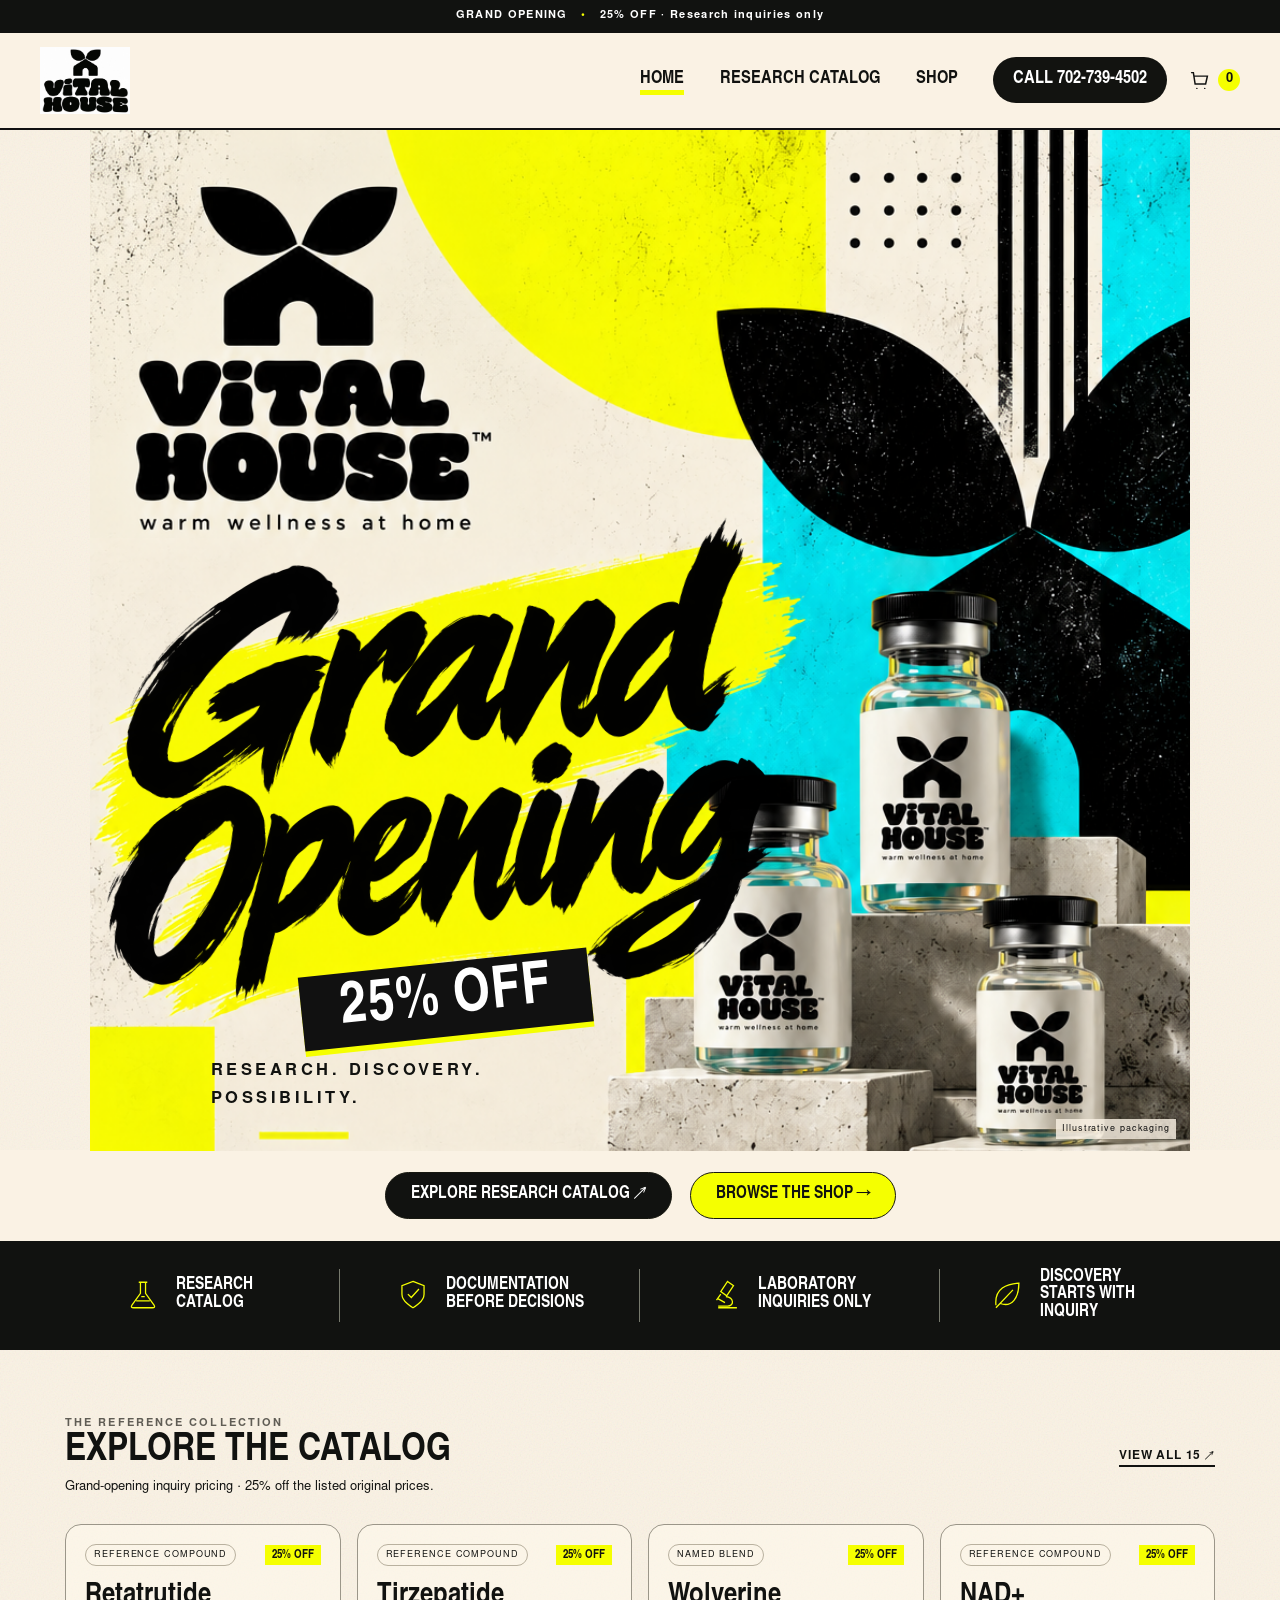
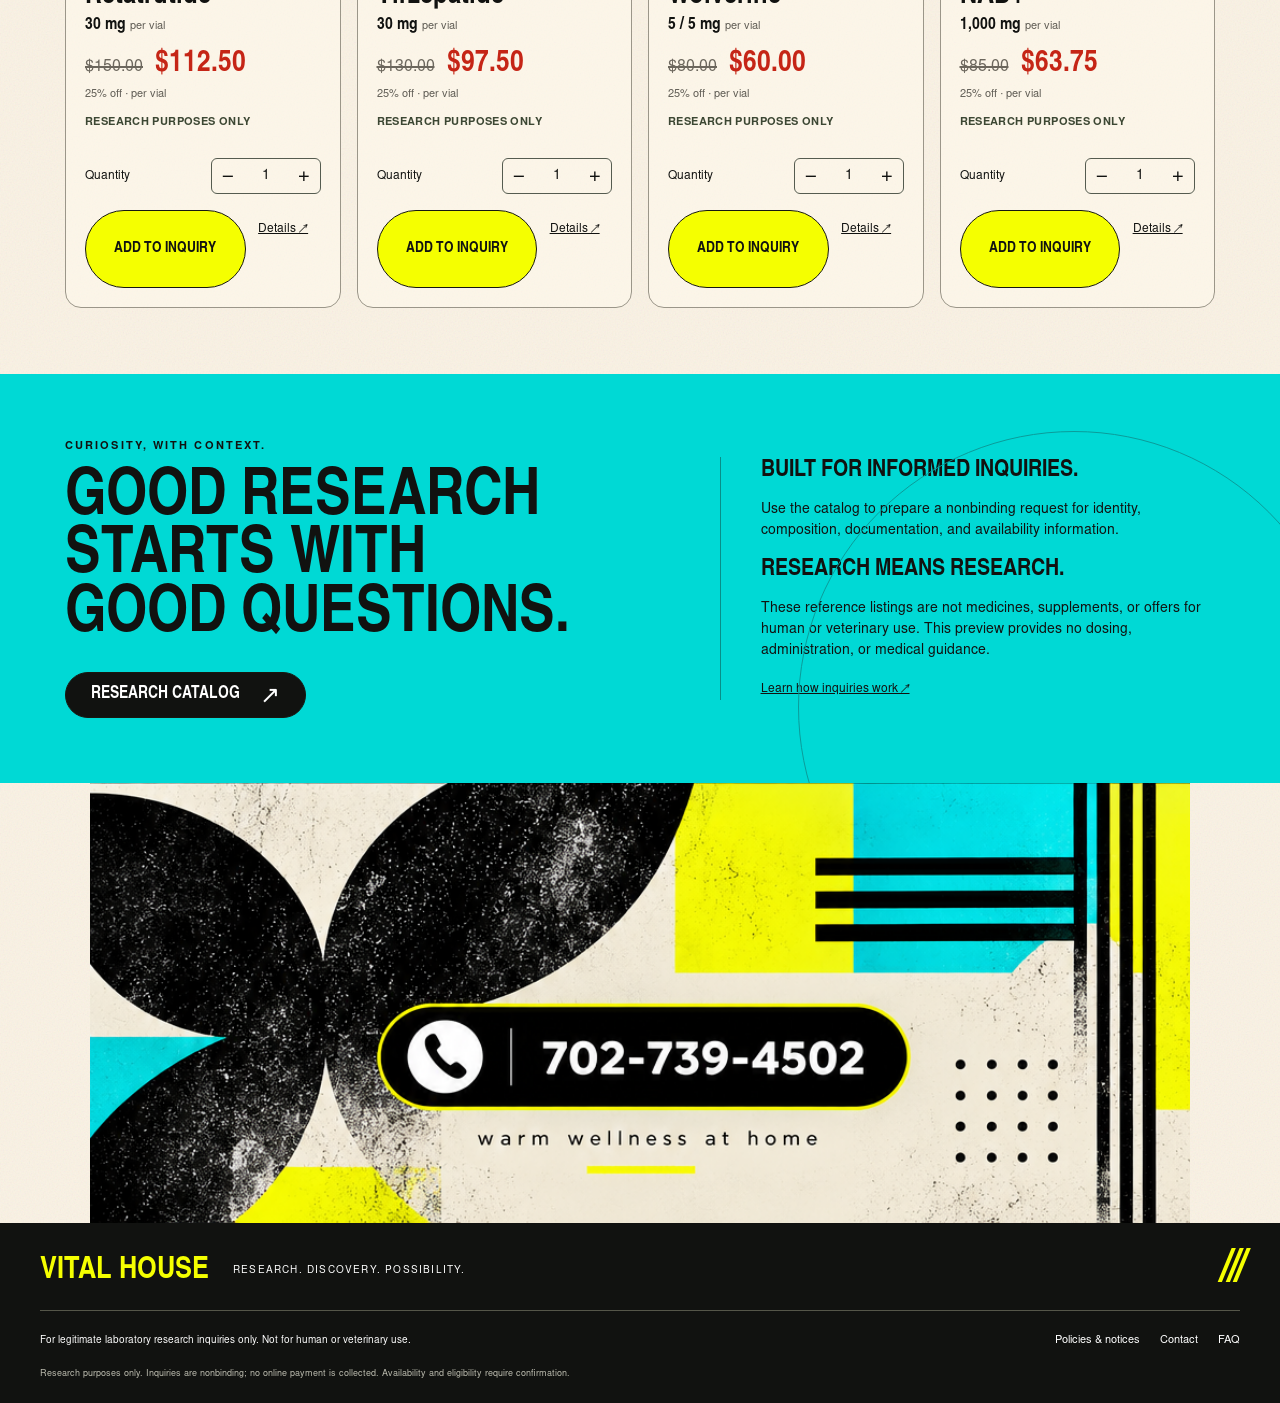
<file: index.html>
<!doctype html>
<html lang="en">
<head>
  <meta charset="utf-8"><meta name="viewport" content="width=device-width, initial-scale=1">
  <meta name="description" content="Vital House research catalog. Explore reference listings and prepare a nonbinding research inquiry. No human or veterinary use.">
  <meta name="theme-color" content="#fcff00"><meta name="robots" content="noindex,nofollow">
  <title>Vital House — Grand Opening</title>
  <link rel="icon" href="vital-house-logo-original.png"><link rel="stylesheet" href="styles.css?v=3">
  <script src="config.js" defer></script><script src="products.js" defer></script><script src="core.js" defer></script><script src="app.js?v=3" defer></script>
</head>
<body>
  <a class="skip" href="#main">Skip to content</a>
  <div class="preview-bar">GRAND OPENING <span>•</span> 25% OFF · Research inquiries only</div>
  <header class="site-header">
    <a class="brand" href="#home" aria-label="Vital House home"><img src="vital-house-logo-original.png" width="1047" height="781" alt="Vital House"></a>
    <nav aria-label="Main navigation"><a href="#home" data-nav="home">Home</a><a href="#catalog" data-nav="catalog">Research catalog</a><a href="#shop" data-nav="shop">Shop</a></nav>
    <div class="header-actions"><a class="contact-link" href="tel:+17027394502">CALL 702-739-4502</a><a class="cart-link" href="#cart" aria-label="View inquiry cart"><svg width="21" height="21" viewBox="0 0 24 24" fill="none" stroke="currentColor" stroke-width="1.7" aria-hidden="true"><path d="M3 3h2l2 13h12l2-9H6M9 21h.01M18 21h.01" stroke-linecap="round"/></svg><span id="cart-count">0</span></a></div>
  </header>
  <main id="main" tabindex="-1"></main>
  <footer class="site-footer"><div class="footer-top"><a href="#home" class="footer-name">VITAL HOUSE</a><span>RESEARCH. DISCOVERY. POSSIBILITY.</span><span class="slashes" aria-hidden="true">///</span></div><div class="footer-bottom"><p>For legitimate laboratory research inquiries only. Not for human or veterinary use.</p><nav aria-label="Footer"><a href="#policies">Policies & notices</a><a href="#contact">Contact</a><a href="#faq">FAQ</a></nav></div><p class="footer-fine">Research purposes only. Inquiries are nonbinding; no online payment is collected. Availability and eligibility require confirmation.</p></footer>
  <dialog id="product-dialog" aria-labelledby="dialog-title"><button class="dialog-close" aria-label="Close product details">×</button><div id="dialog-content"></div></dialog>
  <div id="toast" class="toast" role="status" aria-live="polite"></div>
  <noscript><p class="no-script">Enable JavaScript to browse the catalog and use the inquiry cart. No orders or payments are accepted by this preview.</p></noscript>
</body>
</html>
</file>
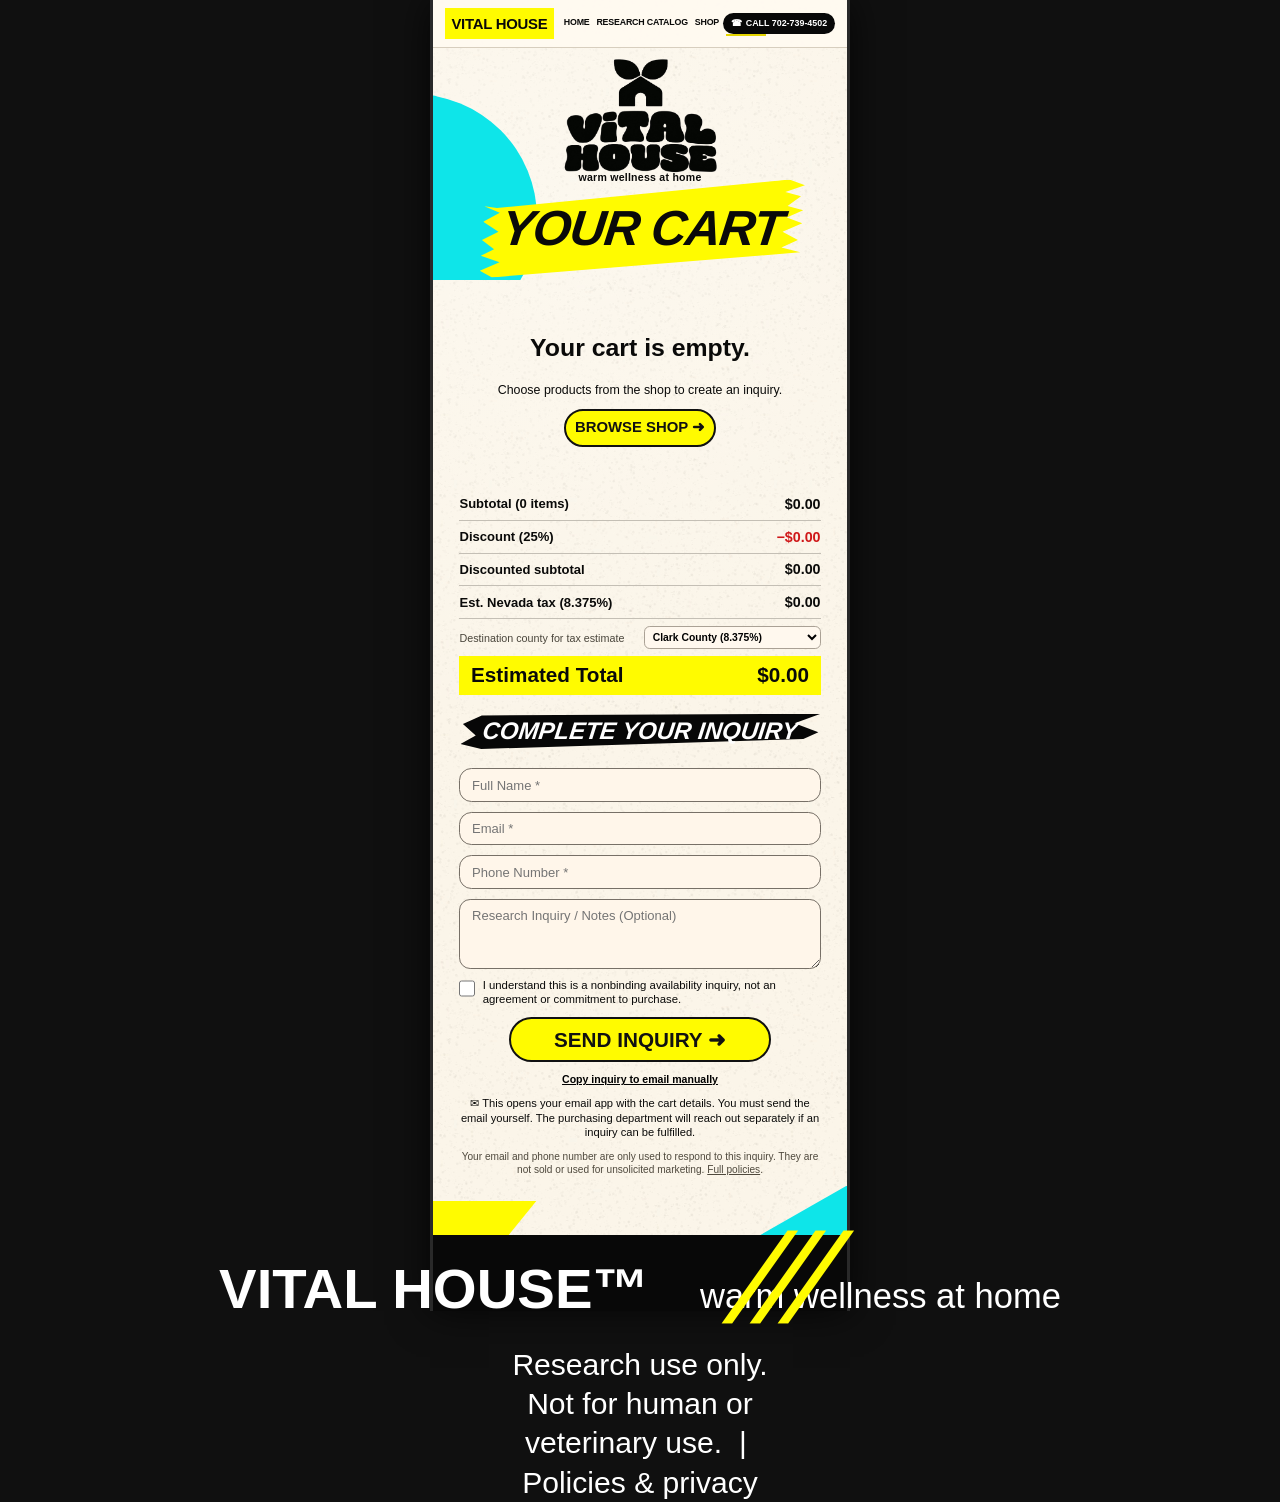
<file: cart.html>
<!doctype html><html lang="en"><head><meta charset="utf-8"><meta name="viewport" content="width=device-width,initial-scale=1"><meta name="theme-color" content="#fff4e2"><meta name="description" content="Vital House: research product catalog, grand-opening offers and nonbinding inquiries."><title>Your Cart | Vital House</title><link rel="icon" href="brand-logo-display.png"><link rel="stylesheet" href="style.css"><script src="site.js" defer></script></head><body><div class="page-wrap"><div class="page-paper"><header class="topbar"><a class="wordmark" href="index.html" aria-label="Vital House home">VITAL HOUSE</a><nav aria-label="Main navigation"><a href="index.html" class="" >HOME</a><a href="catalog.html" class="" >RESEARCH CATALOG</a><a href="shop.html" class="" >SHOP</a><a href="cart.html" class="cart-link selected" title="View inquiry cart">CART <b id="nav-count">0</b></a></nav><a class="phone" href="tel:+17027394502">☎ <span>CALL 702-739-4502</span></a></header><main id="main">
<section class="subpage-hero cart-hero"><div class="cart-aqua"></div><div class="sub-brand"><img class="exact-logo" src="brand-logo-display.png" alt="Vital House original house and sprout logo"><p>warm wellness at home</p></div><h1 class="brush-title cart-title"><span>YOUR CART</span></h1></section>
<section class="cart-content"><div id="cart-items" class="cart-items" aria-live="polite"></div><div id="empty-cart" class="empty-cart" hidden><h2>Your cart is empty.</h2><p>Choose products from the shop to create an inquiry.</p><a class="cta yellow" href="shop.html">BROWSE SHOP ➜</a></div>
<div id="cart-totals" class="cart-totals"><div class="sum-row"><span>Subtotal (<span id="item-count">0</span> items)</span><strong id="subtotal">$0.00</strong></div><div class="sum-row"><span>Discount (25%)</span><strong class="red" id="savings">−$0.00</strong></div><div class="sum-row"><span>Discounted subtotal</span><strong id="discounted">$0.00</strong></div><div class="sum-row tax-row"><label for="tax-county">Est. Nevada tax (<span id="tax-percent">8.375%</span>)</label><strong id="tax">$0.00</strong></div><div class="tax-control"><label for="tax-county">Destination county for tax estimate</label><select id="tax-county" aria-label="Destination county in Nevada"></select></div><div class="total-row"><span>Estimated Total</span><strong id="total">$0.00</strong></div></div>
<form id="inquiry-form" class="inquiry-form"><h2>COMPLETE YOUR INQUIRY</h2><label for="fullName" class="sr-only">Full name</label><input name="fullName" id="fullName" placeholder="Full Name *" autocomplete="name" required maxlength="120"><label for="email" class="sr-only">Email</label><input name="email" id="email" type="email" placeholder="Email *" autocomplete="email" required maxlength="200"><label for="phone" class="sr-only">Phone number</label><input name="phone" id="phone" type="tel" placeholder="Phone Number *" autocomplete="tel" required pattern="[0-9()+.\- ]{7,22}" title="Enter a valid phone number" maxlength="22"><label for="message" class="sr-only">Research inquiry notes</label><textarea id="message" name="message" placeholder="Research Inquiry / Notes (Optional)" maxlength="2500"></textarea><label class="consent"><input type="checkbox" id="acknowledge" required> I understand this is a nonbinding availability inquiry, not an agreement or commitment to purchase.</label><button type="submit" id="send-inquiry" class="cta yellow send-btn">SEND INQUIRY ➜</button><button id="copy-inquiry" class="copy-btn" type="button">Copy inquiry to email manually</button><p class="mail-note">✉ This opens your email app with the cart details. You must send the email yourself. The purchasing department will reach out separately if an inquiry can be fulfilled.</p><p class="privacy-note">Your email and phone number are only used to respond to this inquiry. They are not sold or used for unsolicited marketing. <a href="policies.html">Full policies</a>.</p><p id="email-status" class="email-status" role="status"></p></form>
</section><div class="page-corners"><span></span><span></span></div>
</main></div><footer class="footer"><div class="footer-brand"><strong>VITAL HOUSE™</strong><span>warm wellness at home</span><b class="slashes" aria-hidden="true">╱╱╱</b></div><p>Research use only. Not for human or veterinary use. &nbsp;|&nbsp; <a href="policies.html">Policies &amp; privacy</a></p></footer></div></body></html>
</file>
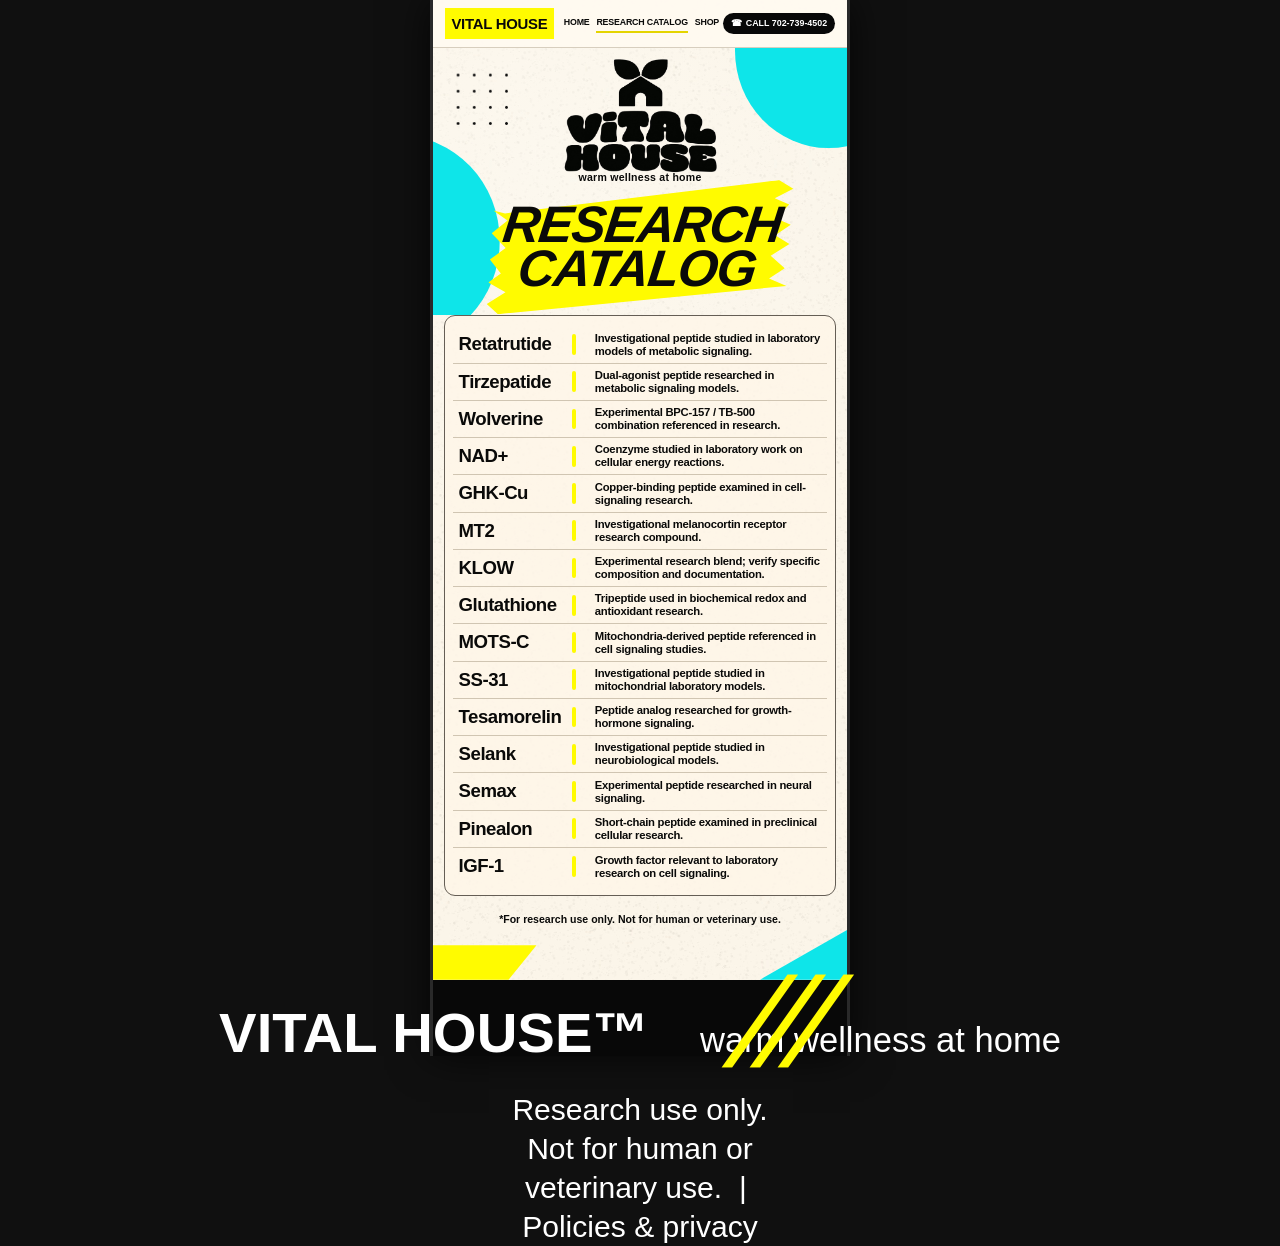
<file: catalog.html>
<!doctype html><html lang="en"><head><meta charset="utf-8"><meta name="viewport" content="width=device-width,initial-scale=1"><meta name="theme-color" content="#fff4e2"><meta name="description" content="Vital House: research product catalog, grand-opening offers and nonbinding inquiries."><title>Research Catalog | Vital House</title><link rel="icon" href="brand-logo-display.png"><link rel="stylesheet" href="style.css"><script src="site.js" defer></script></head><body><div class="page-wrap"><div class="page-paper"><header class="topbar"><a class="wordmark" href="index.html" aria-label="Vital House home">VITAL HOUSE</a><nav aria-label="Main navigation"><a href="index.html" class="" >HOME</a><a href="catalog.html" class="selected" aria-current="page">RESEARCH CATALOG</a><a href="shop.html" class="" >SHOP</a><a href="cart.html" class="cart-link " title="View inquiry cart">CART <b id="nav-count">0</b></a></nav><a class="phone" href="tel:+17027394502">☎ <span>CALL 702-739-4502</span></a></header><main id="main">
<section class="subpage-hero catalog-hero"><div class="dot-pattern"></div><div class="catalog-aqua"></div><div class="sub-brand"><img class="exact-logo" src="brand-logo-display.png" alt="Vital House original house and sprout logo"><p>warm wellness at home</p></div><h1 class="brush-title double"><span>RESEARCH<br>CATALOG</span></h1></section>
<section class="catalog-box"><div id="catalog-list" aria-live="polite"></div></section><p class="catalog-note">*For research use only. Not for human or veterinary use.</p>
<div class="page-corners"><span></span><span></span></div>
</main></div><footer class="footer"><div class="footer-brand"><strong>VITAL HOUSE™</strong><span>warm wellness at home</span><b class="slashes" aria-hidden="true">╱╱╱</b></div><p>Research use only. Not for human or veterinary use. &nbsp;|&nbsp; <a href="policies.html">Policies &amp; privacy</a></p></footer></div></body></html>
</file>
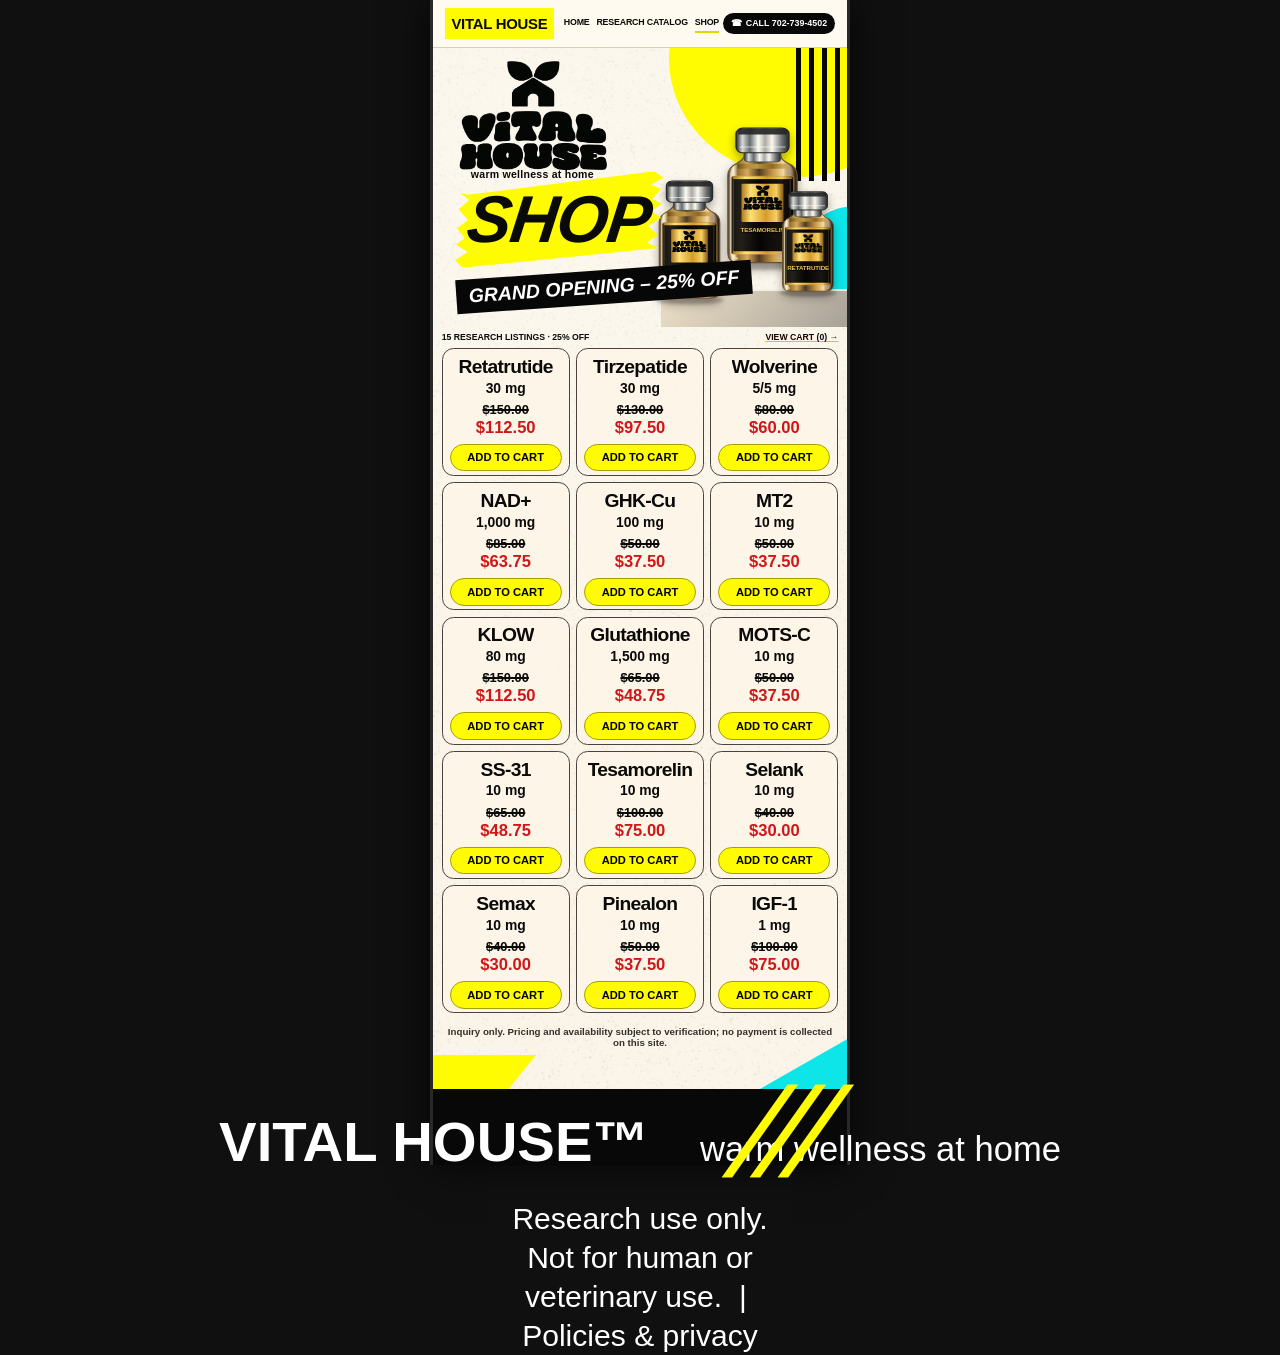
<file: early-access.html>
<!doctype html><html lang="en"><head><meta charset="utf-8"><meta name="viewport" content="width=device-width,initial-scale=1"><meta http-equiv="refresh" content="0;url=shop.html"><title>Shop | Vital House</title><link rel="canonical" href="shop.html"></head><body><p>Visit the <a href="shop.html">Vital House Shop</a>.</p></body></html>
</file>
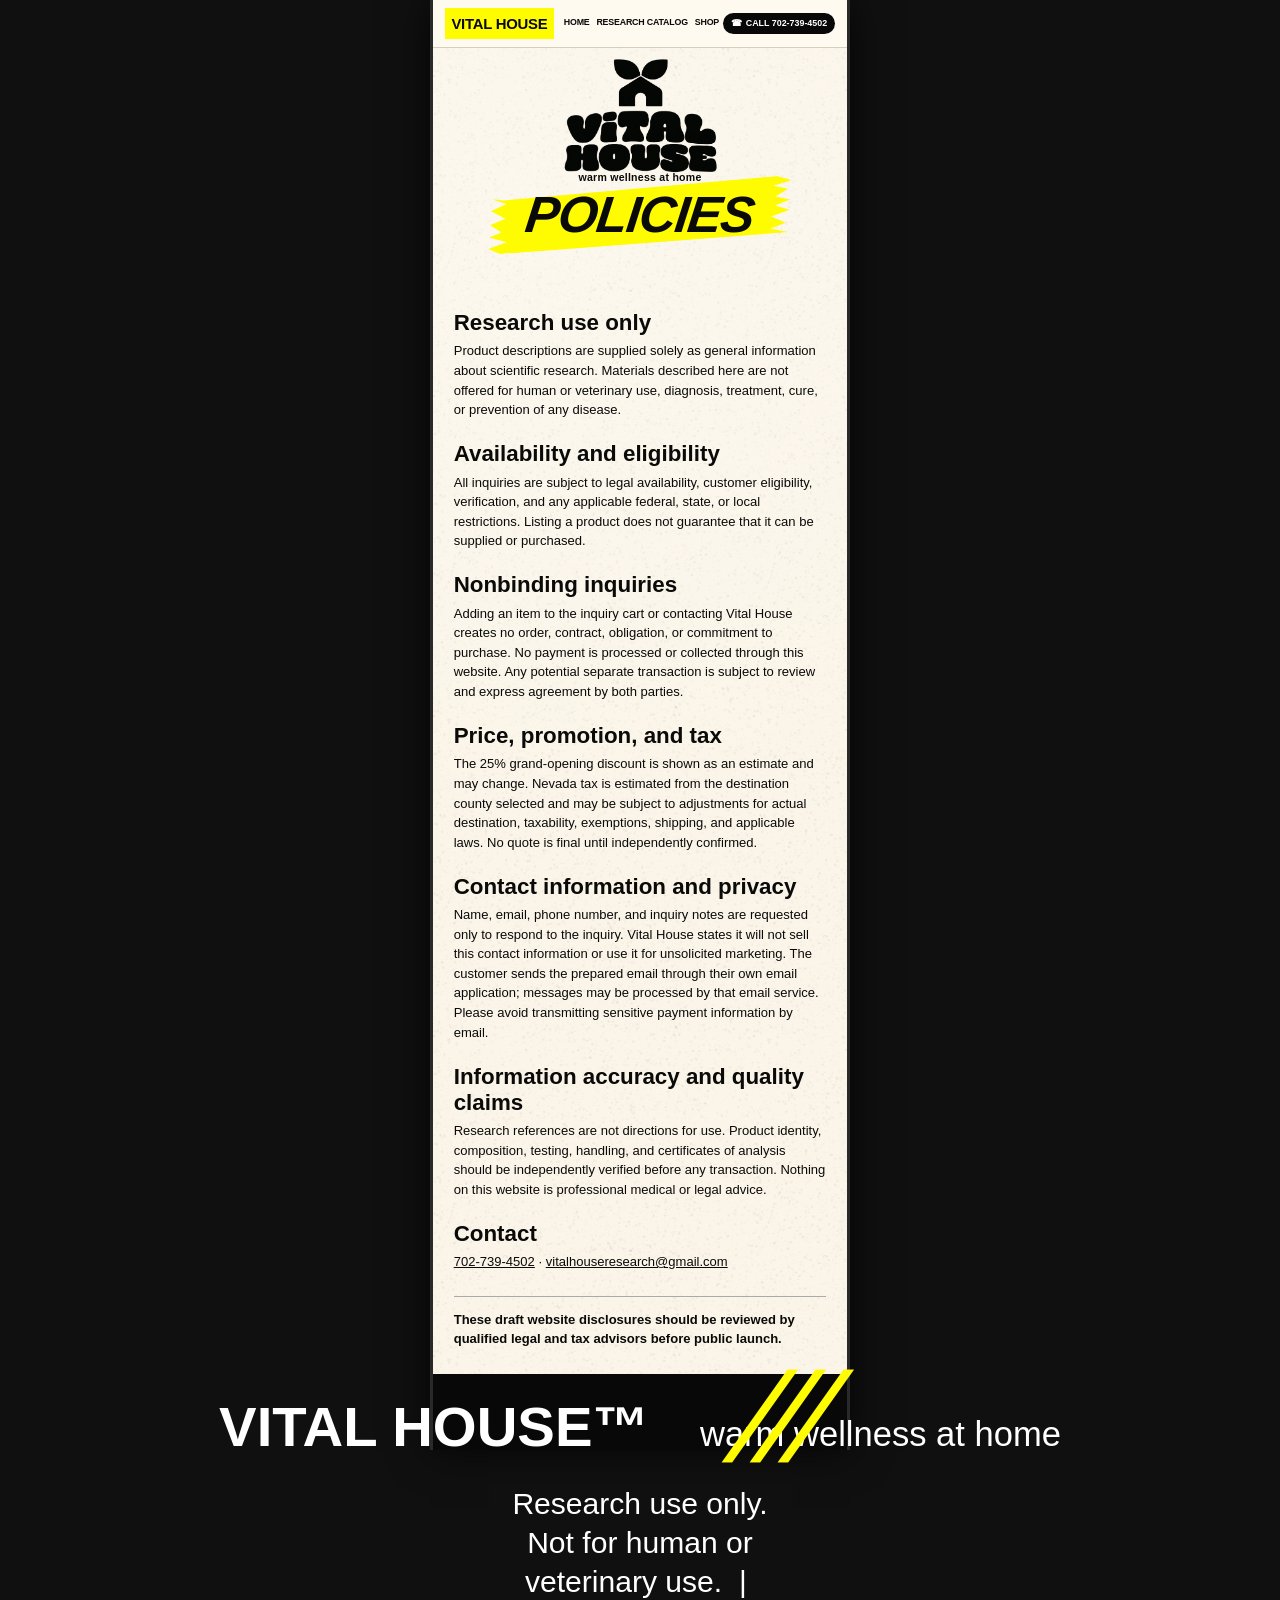
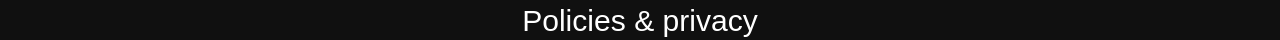
<file: policies.html>
<!doctype html><html lang="en"><head><meta charset="utf-8"><meta name="viewport" content="width=device-width,initial-scale=1"><meta name="theme-color" content="#fff4e2"><meta name="description" content="Vital House: research product catalog, grand-opening offers and nonbinding inquiries."><title>Policies & Privacy | Vital House</title><link rel="icon" href="brand-logo-display.png"><link rel="stylesheet" href="style.css"><script src="site.js" defer></script></head><body><div class="page-wrap"><div class="page-paper"><header class="topbar"><a class="wordmark" href="index.html" aria-label="Vital House home">VITAL HOUSE</a><nav aria-label="Main navigation"><a href="index.html" class="" >HOME</a><a href="catalog.html" class="" >RESEARCH CATALOG</a><a href="shop.html" class="" >SHOP</a><a href="cart.html" class="cart-link " title="View inquiry cart">CART <b id="nav-count">0</b></a></nav><a class="phone" href="tel:+17027394502">☎ <span>CALL 702-739-4502</span></a></header><main id="main">
<section class="subpage-hero policy-hero"><div class="sub-brand"><img class="exact-logo" src="brand-logo-display.png" alt="Vital House original house and sprout logo"><p>warm wellness at home</p></div><h1 class="brush-title policy-title"><span>POLICIES</span></h1></section><div class="policies-body">
<h2>Research use only</h2><p>Product descriptions are supplied solely as general information about scientific research. Materials described here are not offered for human or veterinary use, diagnosis, treatment, cure, or prevention of any disease.</p>
<h2>Availability and eligibility</h2><p>All inquiries are subject to legal availability, customer eligibility, verification, and any applicable federal, state, or local restrictions. Listing a product does not guarantee that it can be supplied or purchased.</p>
<h2>Nonbinding inquiries</h2><p>Adding an item to the inquiry cart or contacting Vital House creates no order, contract, obligation, or commitment to purchase. No payment is processed or collected through this website. Any potential separate transaction is subject to review and express agreement by both parties.</p>
<h2>Price, promotion, and tax</h2><p>The 25% grand-opening discount is shown as an estimate and may change. Nevada tax is estimated from the destination county selected and may be subject to adjustments for actual destination, taxability, exemptions, shipping, and applicable laws. No quote is final until independently confirmed.</p>
<h2>Contact information and privacy</h2><p>Name, email, phone number, and inquiry notes are requested only to respond to the inquiry. Vital House states it will not sell this contact information or use it for unsolicited marketing. The customer sends the prepared email through their own email application; messages may be processed by that email service. Please avoid transmitting sensitive payment information by email.</p>
<h2>Information accuracy and quality claims</h2><p>Research references are not directions for use. Product identity, composition, testing, handling, and certificates of analysis should be independently verified before any transaction. Nothing on this website is professional medical or legal advice.</p>
<h2>Contact</h2><p><a href="tel:+17027394502">702-739-4502</a> · <a href="mailto:vitalhouseresearch@gmail.com">vitalhouseresearch@gmail.com</a></p>
<p class="fine-legal">These draft website disclosures should be reviewed by qualified legal and tax advisors before public launch.</p>
</div>
</main></div><footer class="footer"><div class="footer-brand"><strong>VITAL HOUSE™</strong><span>warm wellness at home</span><b class="slashes" aria-hidden="true">╱╱╱</b></div><p>Research use only. Not for human or veterinary use. &nbsp;|&nbsp; <a href="policies.html">Policies &amp; privacy</a></p></footer></div></body></html>
</file>
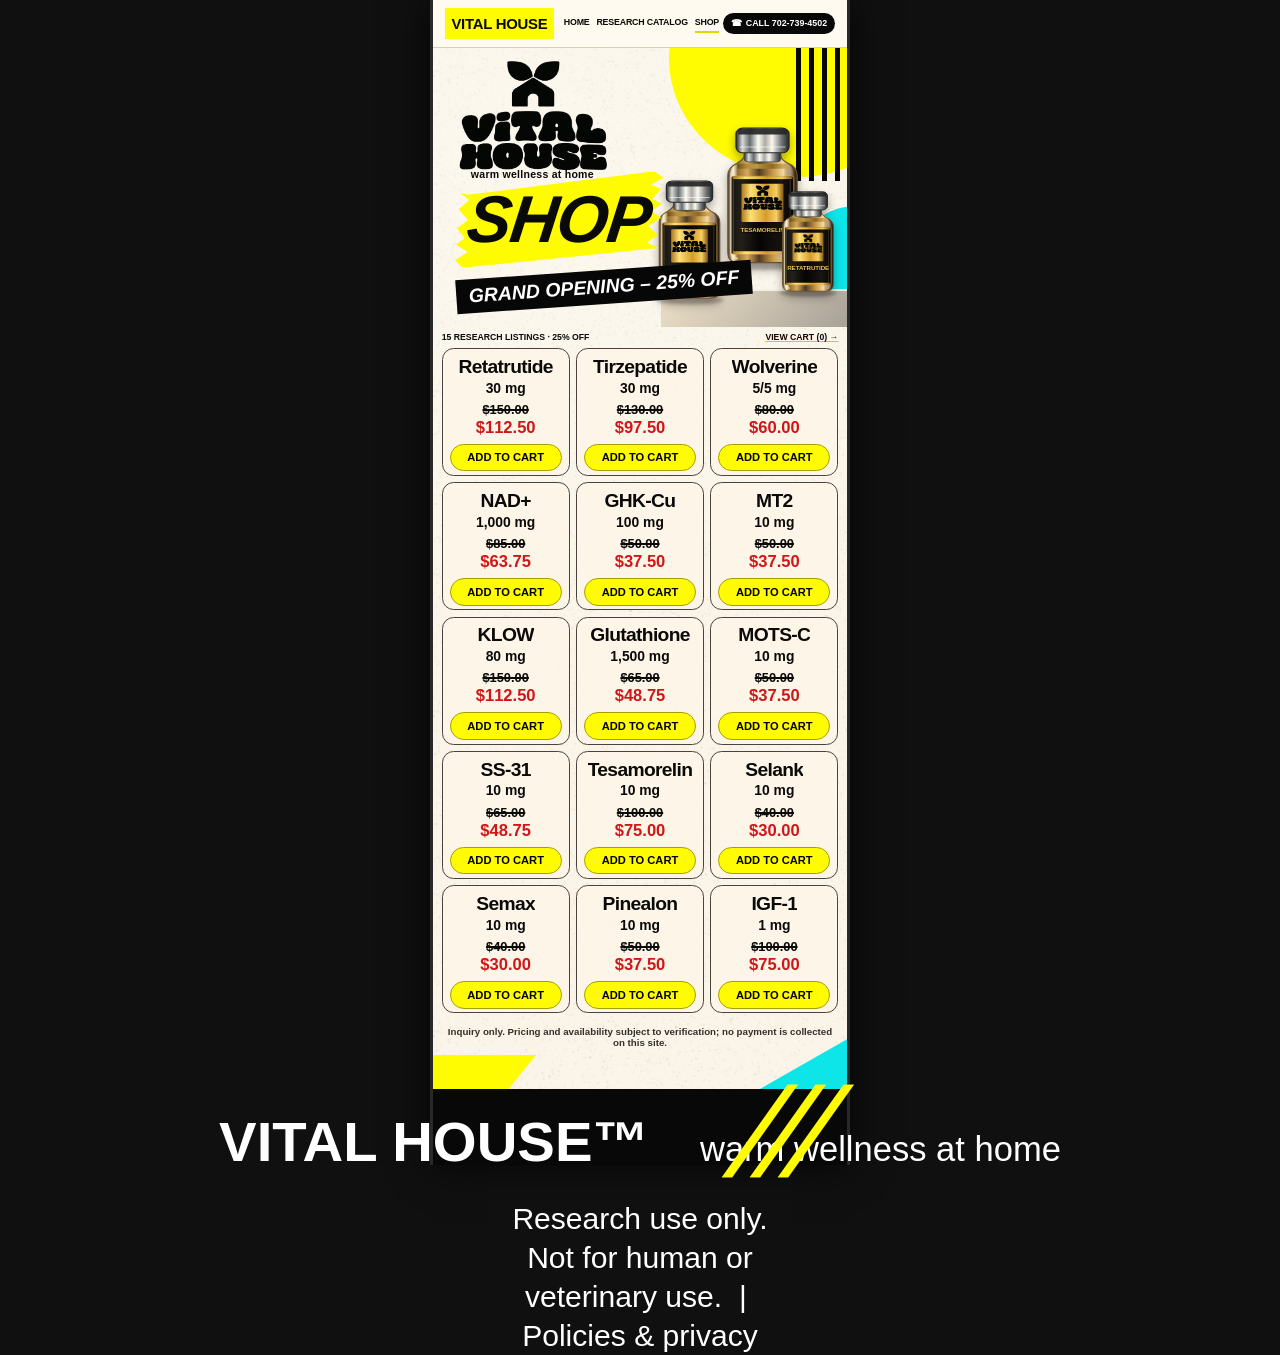
<file: shop.html>
<!doctype html><html lang="en"><head><meta charset="utf-8"><meta name="viewport" content="width=device-width,initial-scale=1"><meta name="theme-color" content="#fff4e2"><meta name="description" content="Vital House: research product catalog, grand-opening offers and nonbinding inquiries."><title>Shop | Vital House</title><link rel="icon" href="brand-logo-display.png"><link rel="stylesheet" href="style.css"><script src="site.js" defer></script></head><body><div class="page-wrap"><div class="page-paper"><header class="topbar"><a class="wordmark" href="index.html" aria-label="Vital House home">VITAL HOUSE</a><nav aria-label="Main navigation"><a href="index.html" class="" >HOME</a><a href="catalog.html" class="" >RESEARCH CATALOG</a><a href="shop.html" class="selected" aria-current="page">SHOP</a><a href="cart.html" class="cart-link " title="View inquiry cart">CART <b id="nav-count">0</b></a></nav><a class="phone" href="tel:+17027394502">☎ <span>CALL 702-739-4502</span></a></header><main id="main">
<section class="subpage-hero shop-hero"><div class="shop-yellow"></div><div class="shop-aqua"></div><div class="shop-stripes"></div>
<div class="sub-brand shop-brand"><img class="exact-logo" src="brand-logo-display.png" alt="Vital House original house and sprout logo"><p>warm wellness at home</p></div><h1 class="brush-title shop-title"><span>SHOP</span></h1><div class="opening-ribbon">GRAND OPENING – 25% OFF</div>
<div class="shop-vials"><div class="shop-stone"></div><div class="vial shop-v-one" role="img" aria-label="Stylized glass vial with Vital House logo"><img class="vial-shell" src="vial-shell.svg" alt=""><img class="vial-logo" src="brand-logo-display.png" alt=""><span class="vial-type">NAD+</span></div><div class="vial shop-v-two" role="img" aria-label="Stylized glass vial with Vital House logo"><img class="vial-shell" src="vial-shell.svg" alt=""><img class="vial-logo" src="brand-logo-display.png" alt=""><span class="vial-type">TESAMORELIN</span></div><div class="vial shop-v-three" role="img" aria-label="Stylized glass vial with Vital House logo"><img class="vial-shell" src="vial-shell.svg" alt=""><img class="vial-logo" src="brand-logo-display.png" alt=""><span class="vial-type">RETATRUTIDE</span></div></div>
</section>
<section class="shop-content"><div class="shop-link-row"><span>15 RESEARCH LISTINGS · 25% OFF</span><a href="cart.html" id="cart-shortcut">VIEW CART (<span class="cart-count">0</span>) →</a></div><div id="shop-grid" class="shop-grid" aria-live="polite"></div><p class="shop-disclaimer">Inquiry only. Pricing and availability subject to verification; no payment is collected on this site.</p></section>
<div class="page-corners"><span></span><span></span></div>
</main></div><footer class="footer"><div class="footer-brand"><strong>VITAL HOUSE™</strong><span>warm wellness at home</span><b class="slashes" aria-hidden="true">╱╱╱</b></div><p>Research use only. Not for human or veterinary use. &nbsp;|&nbsp; <a href="policies.html">Policies &amp; privacy</a></p></footer></div></body></html>
</file>
<file: styles.css>
@font-face{font-family:Symbols;src:url('symbols.woff') format('woff');font-display:swap}
@font-face{font-family:Vital;src:url('body.otf') format('opentype');font-display:swap}@font-face{font-family:Vital;src:url('body-bold.otf') format('opentype');font-weight:700;font-display:swap}@font-face{font-family:Display;src:url('display.otf') format('opentype');font-weight:800;font-display:swap}@font-face{font-family:Display;src:url('display-italic.otf') format('opentype');font-weight:800;font-style:italic;font-display:swap}
:root{--paper:#faf2e4;--yellow:#f5ff00;--cyan:#00d9d5;--ink:#111210;--muted:#605d55;--line:#b5ac9b;--display:Display,'Arial Narrow',sans-serif}*{box-sizing:border-box}html{scroll-behavior:smooth}body{margin:0;color:var(--ink);background:#ece7dc;font:16px/1.5 Vital,Symbols,Arial,sans-serif}a{color:inherit}button,input,select,textarea{font:inherit;color:inherit}button,a,input,select,textarea{-webkit-tap-highlight-color:transparent}button,a{touch-action:manipulation}button{cursor:pointer}button:disabled{cursor:not-allowed;opacity:.45}button{border:0}a{text-decoration:none}button:focus-visible,a:focus-visible,input:focus-visible,select:focus-visible,textarea:focus-visible,summary:focus-visible{outline:3px solid #087a92;outline-offset:5px}::selection{background:var(--cyan);color:#111}img{max-width:100%;height:auto;display:block}.skip{position:fixed;top:-80px;left:15px;z-index:100;background:var(--yellow);padding:12px}.skip:focus{top:10px}.preview-bar{background:var(--ink);color:#fff;text-align:center;font-size:11px;font-weight:700;letter-spacing:.07em;padding:8px 18px}.preview-bar span{color:var(--yellow);margin:0 9px}.site-header{position:relative;z-index:10;max-width:1320px;margin:auto;padding:14px 40px;display:flex;align-items:center;justify-content:space-between;gap:35px;background:var(--paper);border-bottom:1px solid #c1b8a5}.brand{background:white;width:90px;flex-shrink:0}.brand img{width:90px;height:auto}.site-header nav{display:flex;gap:36px;margin-left:auto}.site-header nav a,.contact-link{font:800 18px/1.2 var(--display);text-transform:uppercase;position:relative}.site-header nav a{padding:12px 0}.site-header nav a[aria-current]{text-decoration:underline;text-decoration-color:var(--yellow);text-decoration-thickness:5px;text-underline-offset:7px}.header-actions{display:flex;gap:22px;align-items:center}.contact-link{background:#121310;color:#fff;border-radius:50px;padding:12px 20px;white-space:nowrap}.contact-link span{color:var(--yellow);margin-left:9px}.cart-link{display:flex;gap:8px;align-items:center}.cart-link span{font-size:13px;font-weight:bold;background:var(--yellow);border-radius:50%;min-width:22px;text-align:center;line-height:22px}main{max-width:1320px;margin:auto;background:var(--paper);min-height:65vh;position:relative;overflow:hidden;isolation:isolate}main:before{content:"";position:absolute;inset:0;z-index:-1;pointer-events:none;opacity:.2;background-image:url("data:image/svg+xml,%3Csvg xmlns='http://www.w3.org/2000/svg' width='200' height='200'%3E%3Cfilter id='n'%3E%3CfeTurbulence type='fractalNoise' baseFrequency='.65' numOctaves='3' stitchTiles='stitch'/%3E%3C/filter%3E%3Cpath fill='%23978365' filter='url(%23n)' opacity='.5' d='M0 0h200v200H0z'/%3E%3C/svg%3E")}.eyebrow{font-size:11px;font-weight:700;letter-spacing:.19em;text-transform:uppercase}.yellow{color:var(--yellow)}.muted{color:var(--muted)}.brush{position:relative;isolation:isolate;width:fit-content;z-index:1}.brush:before{content:"";position:absolute;inset:-4px -20px;background:var(--yellow);z-index:-1;clip-path:polygon(3% 12%,86% 0,83% 7%,99% 7%,95% 15%,100% 22%,96% 30%,100% 39%,95% 45%,98% 56%,93% 63%,100% 70%,96% 79%,100% 86%,88% 88%,90% 96%,5% 100%,9% 91%,0 94%,5% 83%,0 78%,5% 68%,1% 61%,6% 52%,0 48%,5% 35%,1% 30%,7% 23%,0 20%);transform:rotate(-3deg)}.black-brush:before{background:var(--ink)}.black-brush{color:white}.hero{min-height:660px;position:relative;display:grid;grid-template-columns:1.1fr 1fr;gap:40px;padding:45px 70px 60px;overflow:hidden}.hero:before,.page-head:before{content:"";position:absolute;right:-100px;top:-170px;width:440px;height:440px;background:var(--yellow);border-radius:50%;z-index:-1}.hero:after{content:"";position:absolute;width:550px;height:550px;background:var(--cyan);border-radius:50%;right:-140px;bottom:-190px;z-index:-1}.dots{position:absolute;top:30px;left:25px;width:60px;height:80px;background:radial-gradient(#111 1.7px,transparent 2px) 0 0/12px 12px;opacity:.8}.hero-copy{position:relative;z-index:2;align-self:center}.hero-logo{width:207px;height:auto;background:white;margin-bottom:30px}.hero h1{font:800 italic clamp(64px,7.1vw,98px)/.85 var(--display);letter-spacing:-.025em;text-transform:uppercase;margin:0 0 28px;max-width:610px}.hero h1 span{display:block}.hero-copy p{max-width:360px;margin-top:20px}.hero-actions{display:flex;flex-wrap:wrap;gap:12px;margin-top:29px}.btn{display:inline-flex;align-items:center;justify-content:center;gap:20px;min-height:46px;border-radius:40px;padding:12px 25px;background:var(--yellow);border:1px solid #171810;font:800 17px/1.2 var(--display);text-transform:uppercase;transition:transform .15s,background .15s}.btn:hover{transform:translateY(-2px);background:#e5ed00}.btn-dark{background:var(--ink);color:white}.btn-dark:hover{background:#34372b}.btn-outline{background:transparent}.btn-outline:hover{background:#eee6d7}.btn span{font-family:Symbols,Arial;font-weight:400;font-size:24px;line-height:.8}.hero-art{position:relative;min-height:495px;align-self:end}.bars{position:absolute;right:0;top:-45px;width:97px;height:170px;background:repeating-linear-gradient(90deg,#111 0 7px,transparent 7px 15px)}.art-label{position:absolute;top:135px;right:0;writing-mode:vertical-rl;font-size:10px;letter-spacing:.18em;font-weight:bold}.pedestal{position:absolute;bottom:0;left:0;width:100%;height:90px;background:linear-gradient(120deg,#c9c3b7,#e3dac9 50%,#aea592);box-shadow:13px 15px 0 #17171018;clip-path:polygon(0 18%,85% 0,100% 13%,100% 100%,0 100%)}.bottle{position:absolute;width:134px;height:240px;border-radius:18px 18px 20px 20px;background:linear-gradient(90deg,#2b1804 0%,#4d2c02 9%,#bd7a06 15%,#4f2b00 27%,#1c1101 60%,#754906 82%,#160e00 95%);box-shadow:10px 17px 18px #0004,inset 0 -8px 8px #0008;bottom:40px;left:0}.bottle:before{content:"";position:absolute;left:8%;top:-20px;width:84%;height:45px;background:linear-gradient(90deg,#1c1c1c,#deded8 19%,#888 35%,#f9f9ed 60%,#6e706a 86%,#161713);border-radius:7px 7px 3px 3px;box-shadow:0 4px 0 #0b0b0a,0 10px 0 #c0c0b9;border-top:6px solid #181917}.bottle:after{content:"";position:absolute;inset:37px 5px 15px;border-radius:6px;background:linear-gradient(90deg,#070807,#22261b,#040504);border-top:2px solid #ca9e31;border-bottom:2px solid #ca9e31;z-index:0}.bottle-label{position:absolute;left:15px;right:15px;top:67px;z-index:1}.bottle-label img{width:100%;height:auto}.bottle-label small{font:800 10px var(--display);color:var(--yellow);display:block;text-align:center;margin-top:10px;text-transform:uppercase;letter-spacing:.05em}.bottle.b1{left:30px;bottom:45px;width:130px;height:218px;z-index:3}.bottle.b2{left:150px;bottom:100px;width:155px;height:280px;z-index:2}.bottle.b2 .bottle-label{top:85px}.bottle.b3{left:290px;bottom:30px;width:116px;height:192px;z-index:4}.bottle.b3 .bottle-label{top:56px}.art-caption{position:absolute;bottom:-32px;right:5px;font-size:10px;letter-spacing:.1em;text-transform:uppercase}.feature-strip{display:grid;grid-template-columns:repeat(4,1fr);padding:28px 40px;background:var(--ink);color:white}.feature-strip>div{display:flex;align-items:center;justify-content:center;gap:16px;border-right:1px solid #77796d}.feature-strip>div:last-child{border:0}.feature-strip svg{width:34px;height:34px;stroke:var(--yellow);fill:none;stroke-width:1.5}.feature-strip strong{font:800 17px/1.05 var(--display);text-transform:uppercase;max-width:120px}.section{padding:66px 65px}.section-title{display:flex;align-items:center;justify-content:space-between;gap:20px;margin-bottom:27px}.section-title h2{font:800 39px/.95 var(--display);text-transform:uppercase;margin:0}.section-title a{font-size:12px;letter-spacing:.07em;font-weight:bold;border-bottom:2px solid}.section-title p{font-size:13px;margin:8px 0 0}.product-grid{display:grid;grid-template-columns:repeat(3,minmax(0,1fr));gap:16px}.product-card{position:relative;background:#fff9ed8f;border:1px solid #9b9689;border-radius:16px;padding:22px;transition:box-shadow .15s,transform .15s;display:flex;flex-direction:column}.product-card:hover{box-shadow:5px 5px 0 #161a1114;transform:translateY(-2px)}.card-top{display:flex;justify-content:space-between;gap:8px;align-items:center;margin-bottom:16px}.card-tag{font-size:9px;letter-spacing:.1em;text-transform:uppercase;border:1px solid #b9b19f;border-radius:20px;padding:3px 8px}.card-index{font:800 16px var(--display);color:#6b695e}.product-card h3{font:800 29px/1 var(--display);margin:0 0 5px}.product-card .content{font:800 17px var(--display);margin:0}.product-card .price{font:800 25px var(--display);color:#d32112;margin:10px 0 2px}.product-card .price small{font:11px Vital;color:#605d55;margin-left:7px}.card-controls{display:flex;align-items:center;gap:10px;margin-top:16px}.card-controls .btn{padding:10px 16px;min-height:39px;flex:1;font-size:15px}.text-button{background:none;text-decoration:underline;font-size:12px;padding:10px 0}.home-products{grid-template-columns:repeat(4,minmax(0,1fr))}.home-products .product-card{padding:19px}.home-products .card-controls{flex-direction:column;align-items:stretch;gap:0}.research-panel{background:var(--cyan);position:relative;display:grid;grid-template-columns:1.2fr 1fr;gap:60px;padding:65px;overflow:hidden}.research-panel:after{content:"";position:absolute;right:-70px;bottom:-200px;border:1px solid #0b9c9a;width:550px;height:550px;border-radius:50%;pointer-events:none}.research-panel h2{font:800 italic 65px/.9 var(--display);text-transform:uppercase;max-width:600px;margin:15px 0 26px}.research-panel p{max-width:460px}.research-panel .aside{border-left:1px solid #078f89;padding-left:40px;align-self:center}.research-panel .aside strong{font:800 24px var(--display);text-transform:uppercase}.research-panel .aside p{font-size:14px}.page-head{position:relative;isolation:isolate;overflow:hidden;padding:42px 65px 35px;display:flex;align-items:center;justify-content:space-between;gap:40px;border-bottom:1px solid #c2b9a6;min-height:235px}.page-head:before{width:310px;height:310px;top:-200px;right:100px}.page-head:after{content:"";position:absolute;z-index:-1;background:var(--cyan);height:290px;width:290px;border-radius:50%;right:-160px;bottom:-170px}.page-head h1{font:800 italic clamp(46px,5vw,70px)/.9 var(--display);text-transform:uppercase;margin:20px 0 15px;letter-spacing:-.02em}.page-head p{font-size:13px;max-width:510px;margin:20px 0 0}.page-logo{width:165px;flex-shrink:0;background:white}.page-body{padding:30px 65px 65px}.notice{border-left:4px solid var(--yellow);padding:12px 17px;background:#fffaf0c9;font-size:12px;margin:0 0 24px}.toolbar{display:grid;grid-template-columns:1fr 180px 180px;gap:14px;align-items:end;margin-bottom:24px}.field>span,.toolbar label>span{font-size:10px;font-weight:700;letter-spacing:.11em;text-transform:uppercase;display:block;margin-bottom:7px}input,select,textarea{border:1px solid #8f8a7e;background:#fffaf0;border-radius:8px;width:100%;padding:12px 14px;font-size:14px}textarea{resize:vertical;min-height:110px}.results-meta{font-size:11px;letter-spacing:.06em;text-transform:uppercase;margin:8px 0 18px;color:var(--muted)}.catalog-list{border:1px solid #999286;border-radius:16px;overflow:hidden;background:#fff9ec80}.catalog-row{display:grid;grid-template-columns:45px 1.1fr 1.6fr 110px;gap:24px;align-items:center;padding:17px 24px;border-bottom:1px solid #c4baa8}.catalog-row:last-child{border:0}.catalog-row .row-num{font-size:11px;color:#777362}.catalog-row h2{font:800 26px/1 var(--display);margin:0}.catalog-row p{font-size:12px;margin:4px 0}.catalog-description{border-left:4px solid var(--yellow);padding-left:20px}.catalog-description strong{font-size:12px}.catalog-row button{font-size:13px;text-decoration:underline;background:none;text-align:right;white-space:nowrap}.cart-layout{display:grid;grid-template-columns:1.1fr 1fr;gap:40px;align-items:start}.cart-list{border:1px solid #91897a;border-radius:16px;padding:0 22px;background:#fff9ef80}.cart-item{position:relative;display:grid;grid-template-columns:55px 1fr auto;align-items:center;gap:20px;padding:24px 0;border-bottom:1px solid #bfb5a3}.cart-item:last-child{border:0}.cart-item h2{font:800 25px/1 var(--display);margin:0 22px 5px 0}.cart-item p{font-size:12px;margin:0 0 12px}.cart-item .line-price{font:800 24px var(--display);color:#d32112;align-self:end;white-space:nowrap}.cart-item .remove{position:absolute;right:-5px;top:12px;font-size:23px;background:transparent;line-height:1;padding:3px 8px}.mini-vial{width:45px;height:76px;background:linear-gradient(90deg,#2c1b02,#985909 20%,#201202 50%,#5c3205);border-radius:7px;position:relative;margin-top:8px}.mini-vial:before{content:"";position:absolute;left:3px;right:3px;top:-7px;height:13px;border-radius:3px;background:linear-gradient(90deg,#111,#ddd,#777,#fff,#111);border-top:3px solid #111}.mini-vial img{position:absolute;width:35px;left:5px;top:23px}.quantity{display:inline-flex;align-items:center;border:1px solid #555c50;border-radius:6px;overflow:hidden;background:#fffaf0}.quantity button{background:none;width:30px;height:27px;font-size:20px;line-height:1}.quantity output{min-width:25px;text-align:center;font-size:13px;font-weight:bold}.totals{margin-top:20px}.total-row{display:flex;justify-content:space-between;gap:20px;padding:10px 0;border-bottom:1px solid #b9b19d;font-size:14px}.total-row.grand{font:800 24px var(--display);background:var(--yellow);border:0;padding:12px;margin-top:10px}.tax-note{font-size:11px;margin:12px 0;color:var(--muted)}.inquiry-panel{border:1px solid #a59a87;border-radius:16px;padding:26px;background:#fff8edaa}.inquiry-panel h2{font:800 italic 34px/1 var(--display);text-transform:uppercase;margin:0 0 20px}.form-grid{display:grid;grid-template-columns:1fr 1fr;gap:16px}.full{grid-column:1/-1}.checkbox{display:flex;align-items:flex-start;gap:10px;font-size:12px;line-height:1.5}.checkbox input{width:17px;height:17px;flex-shrink:0;accent-color:#191d0e;margin:2px 0}.form-actions{display:grid;gap:10px}.form-help{font-size:11px;margin:12px 0 0;color:var(--muted)}.empty{text-align:center;padding:60px 20px;grid-column:1/-1}.empty h2{font:800 42px var(--display);margin:0 0 10px}.empty p{max-width:440px;margin:0 auto 22px}.empty .empty-icon{font-size:55px;color:#7a8166}.clear-cart{background:transparent;font-size:12px;text-decoration:underline;padding:12px 0}.info-grid{display:grid;grid-template-columns:1fr 1fr;gap:30px}.info-card{padding:30px;border:1px solid #aaa08c;border-radius:16px;background:#fff9edaa}.info-card h2{font:800 28px var(--display);text-transform:uppercase;margin:0 0 13px}.info-card p,.policy-copy p,.policy-copy li{font-size:14px;line-height:1.7}.info-card a:not(.btn),.policy-copy a{text-decoration:underline}.policy-copy{max-width:850px;margin:auto}.policy-copy h2{font:800 28px var(--display);margin-top:32px}.policy-copy ul{padding-left:20px}details{border-bottom:1px solid #aea28d;padding:22px 0}summary{font:800 24px/1.2 var(--display);cursor:pointer}details p{max-width:780px;font-size:14px}.site-footer{max-width:1320px;margin:auto;background:#111210;color:#fff;padding:30px 40px 23px}.footer-top{display:flex;align-items:center;gap:24px;border-bottom:1px solid #555649;padding-bottom:20px}.footer-name{font:800 31px var(--display);white-space:nowrap}.footer-top>span:not(.slashes){font-size:10px;letter-spacing:.12em}.slashes{font:800 italic 44px/.7 var(--display);color:var(--yellow);margin-left:auto;letter-spacing:-.1em}.footer-bottom{display:flex;justify-content:space-between;gap:25px;align-items:center;padding-top:13px}.footer-bottom p{font-size:10px}.footer-bottom nav{display:flex;gap:20px;font-size:11px;white-space:nowrap}.footer-fine{font-size:9px;color:#bcbcaf;margin:8px 0 0}.toast{position:fixed;bottom:25px;left:50%;transform:translate(-50%,20px);background:#15180d;color:#fff;border:1px solid var(--yellow);border-radius:8px;padding:13px 22px;box-shadow:0 5px 20px #0003;z-index:100;opacity:0;pointer-events:none;transition:.2s;font-size:14px;max-width:90vw;text-align:center}.toast.visible{opacity:1;transform:translate(-50%,0)}dialog{border:1px solid #262c19;background:var(--paper);border-radius:18px;max-width:560px;width:calc(100% - 36px);padding:38px;box-shadow:15px 15px 0 #0002}dialog::backdrop{background:#111b;backdrop-filter:blur(3px)}.dialog-close{position:absolute;top:8px;right:12px;font-size:30px;background:none}.dialog-body h2{font:800 44px/1 var(--display);margin:14px 0}.dialog-body p{font-size:14px}.dialog-body dl{display:grid;grid-template-columns:1fr 1fr;font-size:12px;gap:10px;border-top:1px solid #bbb09a;padding-top:15px}.dialog-body dd{margin:0;font-weight:bold}.dialog-body .price{font:800 30px var(--display);color:#d32112}.dialog-body .btn{width:100%}.no-script{position:fixed;inset:30%;background:white;border:3px solid;padding:40px;z-index:100}.form-result{font-size:12px;padding:12px;border:1px solid #727a45;background:#f6ffd1;margin-top:15px}.form-result:empty{display:none}
@media(min-width:1450px){.hero h1{font-size:100px}}@media(max-width:1100px){.hero{padding:40px 45px 60px;gap:10px;min-height:610px}.hero-art{transform:scale(.85);transform-origin:right bottom}.hero-logo{width:180px}.hero h1{font-size:76px}.section,.page-body{padding-left:35px;padding-right:35px}.home-products{grid-template-columns:repeat(2,1fr)}.home-products .card-controls{flex-direction:row;gap:15px}.page-head{padding:35px}.cart-layout{gap:24px;grid-template-columns:1fr 1fr}.cart-item{gap:12px}.inquiry-panel{padding:20px}.form-grid{grid-template-columns:1fr}.field{grid-column:1/-1}.research-panel{padding:45px;gap:30px}.site-header{padding:12px 28px;gap:25px}.site-header nav{gap:24px}.feature-strip{padding:24px}.feature-strip>div{gap:10px}.feature-strip strong{font-size:15px}}@media(max-width:760px){body{background:var(--paper)}.preview-bar{font-size:9px;letter-spacing:.025em;padding:7px 8px}.preview-bar span{margin:0 3px}.site-header{padding:11px 18px;gap:12px;flex-wrap:wrap}.brand,.brand img{width:67px}.header-actions{margin-left:auto;gap:18px}.contact-link{font-size:15px;padding:10px 15px}.site-header nav{order:3;width:100%;justify-content:space-around;gap:15px;border-top:1px solid #d7cdbb;padding-top:5px}.site-header nav a{font-size:16px;padding:9px 0 6px}.hero{grid-template-columns:1fr;padding:27px 27px 45px;gap:0;min-height:0}.hero-copy{padding-left:8px}.hero-logo{width:160px;margin:0 auto 27px}.hero h1{font-size:clamp(66px,14.5vw,100px);line-height:.88;margin-bottom:24px}.hero-copy p{font-size:14px;max-width:280px}.hero-actions{gap:9px;position:relative;z-index:4}.hero-actions .btn{font-size:15px;padding:12px 16px;gap:12px}.hero-art{height:300px;min-height:300px;width:400px;max-width:100%;transform:scale(.78);transform-origin:right bottom;margin-top:-20px;margin-left:auto}.bottle.b2{bottom:73px}.bottle.b1{bottom:25px}.bottle.b3{bottom:16px}.hero:after{width:420px;height:420px;bottom:-100px;right:-150px}.hero:before{width:300px;height:300px;top:-200px;right:-90px}.bars{top:0;right:-7px;height:150px;width:65px;background:repeating-linear-gradient(90deg,#111 0 5px,transparent 5px 10px)}.dots{left:15px;top:30px;width:39px;height:55px;background-size:10px 10px}.art-label{top:150px;right:-18px}.feature-strip{grid-template-columns:1fr 1fr;padding:24px 15px;gap:26px 0}.feature-strip>div{justify-content:flex-start;padding-left:15px;gap:14px}.feature-strip>div:nth-child(2){border:0}.feature-strip strong{font-size:15px}.feature-strip svg{width:29px;height:29px}.section{padding:38px 20px}.section-title{align-items:flex-start;gap:15px}.section-title h2{font-size:30px;max-width:220px}.section-title a{font-size:10px;white-space:nowrap}.section-title p{font-size:12px}.home-products,.product-grid{grid-template-columns:repeat(2,minmax(0,1fr));gap:10px}.product-card,.home-products .product-card{padding:15px 12px;border-radius:12px}.card-top{margin-bottom:17px}.card-tag{font-size:8px;padding:2px 6px;letter-spacing:.03em}.card-index{display:none}.product-card h3{font-size:25px;overflow-wrap:anywhere}.product-card .content{font-size:15px}.product-card .price{font-size:24px}.product-card .price small{display:block;margin:0;font-size:9px}.card-controls,.home-products .card-controls{flex-direction:column;gap:0;align-items:stretch;margin-top:12px}.card-controls .btn{font-size:13px;padding:8px;min-height:34px}.card-controls .text-button{font-size:10px;padding:10px 0 0}.research-panel{padding:38px 27px;grid-template-columns:1fr;gap:25px}.research-panel h2{font-size:51px;margin:14px 0 25px}.research-panel p{font-size:14px}.research-panel .aside{border-left:0;border-top:1px solid #078f89;padding:25px 0 0}.page-head{padding:28px 25px;min-height:180px;gap:20px}.page-head h1{font-size:50px}.page-head p{font-size:12px;max-width:280px}.page-logo{width:100px}.page-body{padding:24px 20px 40px}.eyebrow{font-size:9px;letter-spacing:.13em}.toolbar{grid-template-columns:1fr 1fr;gap:12px}.toolbar label:first-child{grid-column:1/-1}.toolbar label>span{font-size:9px}.toolbar select{font-size:12px;padding:12px 8px}.notice{font-size:11px;padding:11px 12px}.catalog-row{grid-template-columns:1fr auto;gap:10px;padding:18px}.catalog-row .row-num{display:none}.catalog-description{grid-column:1/-1;grid-row:2;padding-left:12px}.catalog-row h2{font-size:27px}.catalog-row button{font-size:11px}.catalog-row p{font-size:11px}.cart-layout{grid-template-columns:1fr;gap:28px}.cart-list{padding:0 18px}.cart-item{grid-template-columns:42px 1fr auto;gap:15px}.cart-item h2{font-size:25px}.cart-item .line-price{font-size:24px}.inquiry-panel{padding:22px 18px}.inquiry-panel h2{font-size:32px}.form-grid{gap:15px}.info-grid{grid-template-columns:1fr;gap:20px}.info-card{padding:24px}.site-footer{padding:25px 20px}.footer-top{gap:14px;flex-wrap:wrap}.footer-name{font-size:26px}.footer-top>span:not(.slashes){font-size:8px;max-width:125px}.slashes{font-size:35px}.footer-bottom{align-items:flex-start;flex-direction:column;gap:8px}.footer-bottom p{margin:0;font-size:10px;max-width:310px}.footer-bottom nav{gap:20px;font-size:10px}.footer-fine{font-size:9px;line-height:1.6;margin-top:14px}dialog{padding:30px 23px}.dialog-body h2{font-size:38px}.page-head .page-logo{align-self:flex-start;margin-top:8px}.policy-copy h2{font-size:25px}.policy-copy p,.policy-copy li{font-size:13px}}@media(prefers-reduced-motion:reduce){html{scroll-behavior:auto}*,*:before,*:after{transition:none!important}}

@media(max-width:760px){.hero{grid-template-columns:minmax(0,1fr)}.hero-copy,.hero-art{min-width:0}.hero h1{font-size:clamp(48px,14.5vw,100px)}.hero-art{width:400px;max-width:none;justify-self:center;margin-left:0;transform:scale(.75);transform-origin:center bottom}}

/* Original poster composition, with live accessible grand-opening text. */
.original-hero{position:relative;container-type:inline-size;width:100%;max-width:1100px;aspect-ratio:1024 / 950;margin:auto;overflow:hidden;background:#f5efdf}.original-art{width:100%;max-width:none;height:auto}.original-logo-window{position:absolute;left:0;top:0;width:40%;height:40%;overflow:hidden}.original-logo-window img{width:250%;max-width:none;height:auto}.opening-copy{position:absolute;left:3%;top:43%;width:59%;transform:rotate(-7deg)}.opening-copy h1{margin:0;font:800 italic 12.2cqw/.88 Display,'Arial Narrow',sans-serif;letter-spacing:-.055em;color:#050604}.opening-intro{position:absolute;left:11%;bottom:2%;width:39%;display:flex;gap:8px;flex-wrap:wrap;align-items:center}.opening-intro p{width:100%;font-size:1.5cqw;letter-spacing:.21em;font-weight:700;line-height:1.7;margin:0 0 8px}.opening-intro .btn{font-size:1.45cqw;min-height:0;padding:1.1cqw 1.8cqw;gap:0}.preview-bar{letter-spacing:.12em}.brand{background:transparent}.site-header{border-bottom:2px solid #111}.feature-strip strong{max-width:150px}.research-panel h2{font-style:normal}.site-footer .footer-name{color:var(--yellow)}
@media(max-width:760px){.opening-intro{gap:5px;left:8%;width:42%;bottom:2%}.opening-intro p{font-size:1.75cqw;margin-bottom:0}.opening-intro .btn{font-size:1.8cqw;padding:1.3cqw 1.7cqw}.opening-copy h1{font-size:13cqw}.opening-copy{top:44%;left:2%}.preview-bar{font-size:9px;letter-spacing:.035em}.contact-link{font-size:14px}.brand,.brand img{width:70px}}

.opening-intro{bottom:3.7%}.opening-intro p{margin:0}.opening-actions{display:flex;justify-content:center;gap:18px;padding:22px 20px;background:var(--paper)}.original-contact-banner{display:block;max-width:1100px;margin:auto;aspect-ratio:1024 / 409;background:url('original-homepage.png') center bottom / 100% auto no-repeat}.original-contact-banner:focus-visible{outline-offset:-8px}.original-art{pointer-events:none}.original-hero:after{content:"Illustrative packaging";position:absolute;right:14px;bottom:12px;font-size:9px;letter-spacing:.1em;color:#111;background:#faf2e4cf;padding:3px 6px}@media(max-width:760px){.opening-actions{gap:10px;padding:18px 14px}.opening-actions .btn{font-size:13px;padding:12px 14px;min-height:46px;flex:1;gap:0}.opening-intro p{font-size:2.4cqw;letter-spacing:.1em}.original-hero:after{font-size:7px;bottom:5px;right:5px}.opening-intro{bottom:5%}}

/* Grand-opening promotion, original/discounted pricing and pre-cart quantities. */
.opening-copy{top:40%;left:0;width:62%;transform:rotate(-4deg)}.opening-copy h1{line-height:1;font-size:0}.opening-copy h1 img{width:100%;height:auto;max-width:none}.opening-sale{display:table;margin:-2.7cqw auto 0;padding:.7cqw 3.6cqw;background:#111;color:white;transform:rotate(-2deg);font:800 5.3cqw/1 Display,sans-serif;letter-spacing:.015em;box-shadow:0 .5cqw 0 var(--yellow)}.sale-tag{background:var(--yellow);padding:4px 7px;font:800 12px/1 Display,sans-serif;white-space:nowrap}.product-card .price,.dialog-body .price{display:flex;align-items:baseline;flex-wrap:wrap;gap:6px 12px}.price del{font:16px Vital,sans-serif;color:#6c675d;text-decoration-thickness:1.5px}.price strong{font:800 30px Display,sans-serif;color:#c52516}.price small{flex-basis:100%;margin-left:0!important}.research-only{font-size:11px;font-weight:700;text-transform:uppercase;letter-spacing:.035em;margin:12px 0;color:#3c4733}.compound-description{font-size:14px;line-height:1.65}.reference-source{display:inline-block;font-size:11px;text-decoration:underline;margin-top:5px}.catalog-description .research-only{font-size:10px;line-height:1.5}.select-quantity{display:flex;align-items:center;justify-content:space-between;gap:10px;font-size:12px;margin-top:auto;padding-top:15px}.select-quantity .quantity{background:transparent}.select-quantity input{width:44px;padding:0;border:0;background:transparent;text-align:center;font-size:14px;height:34px;appearance:textfield;-moz-appearance:textfield}.select-quantity input::-webkit-inner-spin-button,.select-quantity input::-webkit-outer-spin-button{-webkit-appearance:none;margin:0}.select-quantity .quantity button{width:32px;height:34px}.dialog-body .select-quantity{margin-bottom:20px;max-width:250px}.savings-row{color:#316447}.form-help a{text-decoration:underline;overflow-wrap:anywhere}.product-card .card-controls{flex-wrap:wrap}.product-card .card-controls .btn{flex-basis:100%}.cart-item del{color:#6c675d}.opening-sale{position:relative;z-index:2}
@media(max-width:760px){.opening-copy{top:40%;left:0;width:63%}.opening-sale{font-size:5.6cqw;margin-top:-2.7cqw}.select-quantity{flex-direction:column;align-items:flex-start;gap:5px}.product-card .price{gap:3px 8px}.price del{font-size:13px}.price strong{font-size:27px}.sale-tag{font-size:10px;padding:3px 5px}.research-only{font-size:9px}.select-quantity .quantity button{min-height:36px;min-width:32px}.card-top{gap:4px}.catalog-description .research-only{font-size:10px}.home-products .product-card .card-controls{flex-direction:column}}
</file>
<file: style.css>
/* Vital House | modular visual implementation of the supplied four-panel reference.
   Branding comes exclusively from brand-logo-display.png (derived from the untouched source).
   Responsive poster layout: source composition was 380px wide, so pages retain that proportion. */
:root{--paper:#faf2e5;--cream:#fdf6e9;--ink:#0a0a09;--yellow:#fffb00;--aqua:#0ee5e9;--red:#cf1718;--border:#55504a}
*{box-sizing:border-box}html{min-height:100%;scroll-behavior:smooth}body{margin:0;background:#101010;color:var(--ink);font-family:Arial,Helvetica,sans-serif}button,input,textarea,select{font:inherit}a{color:inherit}button{cursor:pointer}a,button,input,textarea,select{ -webkit-tap-highlight-color:transparent}a:focus-visible,button:focus-visible,input:focus-visible,select:focus-visible,textarea:focus-visible{outline:2px solid #03a8aa;outline-offset:3px}img{max-width:100%}[hidden]{display:none!important}.sr-only{position:absolute;width:1px;height:1px;overflow:hidden;clip:rect(0,0,0,0);white-space:nowrap}
.page-wrap{width:100%;max-width:420px;margin:0 auto;background:#0d0d0d;box-shadow:0 0 38px #000b}.page-paper{position:relative;background-color:var(--paper);background-image:url('paper-texture.jpg');background-size:320px 320px;min-height:calc(100vh - 70px);overflow:hidden;isolation:isolate;container-type:inline-size}.page-paper::before{content:"";position:absolute;inset:0;pointer-events:none;z-index:-1;background:radial-gradient(circle at 27% 17%,#fffefa50 0,transparent 50%)}
/* Navigation: deliberately compact as the provided mobile/poster mockup. */
.topbar{height:11.7cqw;display:flex;gap:2.3cqw;align-items:center;padding:0 2.8cqw;position:relative;z-index:10;background:rgba(255,250,241,.96);border-bottom:1px solid #d7cebe}.wordmark{background:var(--yellow);text-decoration:none;font:900 3.6cqw/1 Impact,'Arial Narrow',sans-serif;letter-spacing:-.06cqw;padding:2.1cqw 1.65cqw 1.7cqw;white-space:nowrap}.topbar nav{display:flex;align-items:center;justify-content:space-between;flex:1;gap:1.65cqw;min-width:0}.topbar nav a{font:900 2.14cqw/1 'Arial Narrow',Arial,sans-serif;letter-spacing:-.045cqw;text-decoration:none;white-space:nowrap;border-bottom:2px solid transparent;padding:.9cqw 0}.topbar nav a.selected{border-color:#e4d400}.topbar nav .cart-link{color:#353130}.cart-link b{display:inline-flex;align-items:center;justify-content:center;font-size:1.65cqw;border-radius:100%;background:var(--yellow);width:3.5cqw;height:3.5cqw}.phone{display:flex;gap:.8cqw;align-items:center;justify-content:center;background:#080808;color:#fff;text-decoration:none;border-radius:99px;padding:1.5cqw 2cqw;font:900 2.15cqw/1 'Arial Narrow',Arial,sans-serif;white-space:nowrap}.phone span{white-space:nowrap}
/* Exactly positioned on a proportional poster canvas. All offsets scale with available width. */
.home-hero{height:150.1cqw;position:relative;overflow:hidden}.dot-pattern{position:absolute;left:4.4cqw;top:3cqw;width:15cqw;height:14cqw;background-image:radial-gradient(#111 1px,transparent 1.7px);background-size:3.9cqw 3.9cqw;z-index:2}.top-yellow{position:absolute;background:var(--yellow);right:-22cqw;top:-28cqw;width:68cqw;height:62cqw;border-radius:100%}.aqua-orbit{position:absolute;background:var(--aqua);right:-25cqw;top:40cqw;width:61cqw;height:65cqw;border-radius:100%}.right-lines{position:absolute;top:0;right:2.6cqw;width:11.9cqw;height:53cqw;background:repeating-linear-gradient(90deg,#050505 0 1.65cqw,transparent 1.65cqw 3.55cqw)}
.hero-brand{position:absolute;top:3.7cqw;left:12.3cqw;width:50.2cqw;z-index:3;text-align:center}.exact-logo{display:block;width:100%;height:auto;object-fit:contain;filter:none;mix-blend-mode:normal;transform:none}.hero-brand p,.sub-brand p{font-size:3.1cqw;letter-spacing:.06cqw;line-height:1;margin:-.8cqw 0 0;font-weight:700;white-space:nowrap}
.opening-art{position:absolute;z-index:4;top:48cqw;left:2.1cqw;width:80cqw;height:46cqw;transform:rotate(-7deg)}.yellow-swipe{position:absolute;left:0;right:0;top:7cqw;bottom:0;background:var(--yellow);clip-path:polygon(1% 11%,100% 0%,94% 12%,100% 15%,91% 20%,100% 23%,97% 34%,100% 41%,93% 47%,99% 54%,100% 63%,92% 73%,97% 83%,89% 87%,4% 100%,8% 88%,0 83%,5% 73%,0 65%,4% 54%,0 43%,5% 33%,1% 28%)}.opening-art>img{position:absolute;top:-1cqw;left:4cqw;width:72cqw;height:auto;display:block}
.deal-art{position:absolute;z-index:5;top:91cqw;left:4.5cqw;width:65cqw;height:20cqw;display:grid;place-items:center;transform:rotate(-11deg)}.deal-art::before{content:"";position:absolute;inset:0;background:#070707;clip-path:polygon(3% 2%,100% 0,95% 11%,99% 25%,93% 31%,100% 50%,93% 58%,99% 76%,88% 82%,4% 100%,9% 86%,0 79%,6% 65%,1% 53%,6% 34%,0 20%)}.deal-art::after{content:"";position:absolute;bottom:0;left:7%;width:86%;height:1.6cqw;transform:rotate(-2deg);background:var(--yellow);border-radius:70%}.deal-art b{color:#fff;position:relative;font:italic 900 12.3cqw/.93 Impact,'Arial Narrow',sans-serif;letter-spacing:-.25cqw;white-space:nowrap;text-shadow:0 .6cqw 0 #000}
.research-strap{position:absolute;left:3.8cqw;top:123cqw;width:52cqw;text-align:center;font-size:3.55cqw;font-weight:900;letter-spacing:.16cqw;line-height:1.35;z-index:6}.research-strap i{display:block;margin:2.5cqw auto 0;width:12cqw;height:1cqw;background:var(--yellow);box-shadow:0 0 0 .2cqw #222}
.stone{position:absolute;bottom:0;background:linear-gradient(125deg,#c9bead,#eee9df 24%,#a89c89 70%,#dad0bd);border-top:1px solid #f7eddf;box-shadow:inset -15px 4px 17px #766c5e38;z-index:1}.stone::after{content:"";position:absolute;inset:0;background:radial-gradient(#777 1px,transparent 1px);background-size:5px 4px;opacity:.16}.stone-one{left:45cqw;width:30cqw;height:15cqw}.stone-two{left:66cqw;width:35cqw;height:27cqw}.stone-three{left:78cqw;width:27cqw;height:8cqw}
.vial{position:absolute;aspect-ratio:140/270;z-index:1}.vial-shell{position:absolute;inset:0;width:100%;height:100%;object-fit:fill;filter:drop-shadow(0 1.4cqw 1.2cqw #0005)}.vial-logo{position:absolute;width:43.5%;height:auto;left:28.25%;top:42.7%;object-fit:contain;display:block}.vial-type{position:absolute;left:19%;width:62%;top:70%;text-align:center;color:#f4c357;font-size:clamp(4px,1.5cqw,7px);font-weight:900;letter-spacing:-.02cqw;text-shadow:0 1px #000;white-space:nowrap;overflow:hidden}.home-vials{position:absolute;inset:0;z-index:3;pointer-events:none}.home-vials .big{width:29cqw;left:65.2cqw;top:66.6cqw;z-index:2;transform:scaleY(.82);transform-origin:top center}.home-vials .medium{width:26cqw;left:51.7cqw;top:94.5cqw;z-index:3;transform:scaleY(.84);transform-origin:top center}.home-vials .small{width:22.5cqw;left:76.4cqw;top:109cqw;z-index:4;transform:scaleY(.84);transform-origin:top center}
.feature-strip{height:21.9cqw;display:grid;grid-template-columns:repeat(4,1fr);background:#070707;border-block:1px solid #292929;color:#fff;align-items:center}.feature{height:16.5cqw;display:flex;align-items:center;justify-content:center;flex-direction:column;gap:1.6cqw;text-align:center;border-right:1px solid #898989}.feature:last-child{border-right:0}.feature svg{width:8cqw;height:8cqw;color:var(--yellow)}.feature span{font:800 2.3cqw/1.08 Arial,Helvetica,sans-serif}
.people-strip{height:61.8cqw;position:relative;overflow:hidden;background:#3e4137}.people-strip>img{height:100%;width:100%;object-fit:cover;display:block}.people-strip::before{content:"";position:absolute;inset:60% 0 0;background:linear-gradient(transparent,#0505057c)}.people-swipe{position:absolute;background:var(--yellow);height:4cqw;transform:rotate(-21deg);clip-path:polygon(0 24%,100% 0,95% 100%,4% 88%)}.people-swipe.first{left:-2cqw;top:13cqw;width:26cqw}.people-swipe.second{right:-1cqw;top:6cqw;width:24cqw;background:var(--aqua)}.people-actions{position:absolute;bottom:3cqw;left:5cqw;right:3cqw;display:flex;gap:3cqw;justify-content:center;align-items:stretch}.cta{display:flex;align-items:center;justify-content:center;text-align:center;gap:1.5cqw;border:2px solid #111;border-radius:99px;padding:2.2cqw 2.1cqw;color:#111;text-decoration:none;font:900 3.6cqw/1.04 Impact,'Arial Narrow',sans-serif;cursor:pointer}.cta span{font-size:5cqw}.cta.black{color:white;background:#080808;border-color:#f4f4f4}.cta.yellow{background:var(--yellow)}.people-actions .cta:first-child{width:53%}.people-actions .cta:last-child{width:47%}
.footer{height:17.4cqw;max-height:76px;min-height:60px;background:#080808;color:#fff;padding:2cqw 4.2cqw 0}.footer-brand{display:flex;align-items:baseline;justify-content:center;gap:4cqw;position:relative}.footer-brand strong{font:900 4.4cqw/1 Impact,'Arial Narrow',sans-serif;white-space:nowrap}.footer-brand span{font-size:2.7cqw;white-space:nowrap}.footer-brand .slashes{position:absolute;right:-2cqw;top:-1cqw;transform:skewX(-11deg);font-size:6cqw;line-height:.8;color:var(--yellow);letter-spacing:-1.4cqw}.footer p{text-align:center;font-size:2.35cqw;line-height:1.3;margin:2.2cqw 0 0}.footer a{color:inherit;text-decoration:none}.footer a:hover{text-decoration:underline}
/* Inner-page mastheads preserve the narrow vertical reference format. */
.subpage-hero{position:relative;height:64.5cqw;overflow:hidden}.sub-brand{width:39cqw;position:absolute;z-index:3;top:1.6cqw;left:50%;transform:translateX(-50%);text-align:center}.sub-brand p{font-size:2.55cqw}.catalog-hero .dot-pattern{top:4.5cqw;left:4cqw}.catalog-aqua{position:absolute;right:-18cqw;top:-23cqw;width:45cqw;height:47cqw;background:var(--aqua);border-radius:50%;box-shadow:-104cqw 46cqw 0 2cqw var(--aqua)}
.brush-title{font:italic 900 12.3cqw/.85 Impact,'Arial Narrow',Arial,sans-serif;letter-spacing:-.3cqw;text-transform:uppercase;text-align:center;margin:0;position:absolute;z-index:4;display:grid;place-items:center;transform:skewX(-7deg)}.brush-title::before{content:"";position:absolute;inset:-2.5cqw -2cqw;background:var(--yellow);z-index:-1;clip-path:polygon(4% 16%,95% 0,100% 8%,94% 15%,99% 21%,95% 32%,100% 38%,95% 46%,100% 54%,94% 63%,99% 74%,94% 82%,100% 89%,4% 100%,0 91%,6% 82%,0 73%,4% 66%,0 54%,5% 45%,0 32%,5% 22%,0 13%);transform:rotate(-3deg)}
.catalog-hero .brush-title{left:16cqw;top:36cqw;width:68cqw;height:24cqw;font-size:12.4cqw}.catalog-box{position:relative;z-index:2;border:1px solid #655e55;border-radius:11px;background:#fff7e9c9;margin:0 2.7cqw 0;padding:2.4cqw 2cqw}.catalog-row{display:grid;grid-template-columns:29% 4% minmax(0,1fr);align-items:center;min-height:9cqw;border-bottom:1px solid #d0c5b2;column-gap:2cqw;padding:.65cqw 1.25cqw}.catalog-row:last-child{border-bottom:0}.catalog-row .compound{font:900 4.5cqw/.99 Impact,'Arial Narrow',sans-serif;margin:0;letter-spacing:-.12cqw}.catalog-row .bar{background:var(--yellow);height:5cqw;width:.85cqw;border-radius:2px}.catalog-row .description{font:600 2.73cqw/1.14 Arial,Helvetica,sans-serif;letter-spacing:-.065cqw;margin:0}.catalog-note{font-weight:700;font-size:2.55cqw;text-align:center;padding:4cqw 0 5cqw;margin:0}.page-corners{height:8.3cqw;position:relative}.page-corners span:first-child{position:absolute;bottom:0;left:0;width:25cqw;height:8.3cqw;background:var(--yellow);clip-path:polygon(0 0,100% 0,73% 100%,0 100%)}.page-corners span:last-child{position:absolute;bottom:0;right:0;width:21cqw;height:12cqw;background:var(--aqua);clip-path:polygon(100% 0,100% 100%,0 100%)}
/* Shop: exactly three cards per row and five rows. */
.shop-hero{height:67.2cqw}.shop-brand{left:24cqw;top:2cqw;width:37.5cqw}.shop-yellow{position:absolute;right:-19cqw;top:-26cqw;width:62cqw;height:57cqw;border-radius:50%;background:var(--yellow)}.shop-aqua{position:absolute;right:-19cqw;top:38cqw;width:33cqw;height:33cqw;border-radius:50%;background:var(--aqua)}.shop-stripes{position:absolute;right:1.4cqw;top:0;width:11cqw;height:32cqw;background:repeating-linear-gradient(90deg,#080808 0 1.3cqw,transparent 1.3cqw 3.1cqw)}.shop-title{left:8cqw;top:33.3cqw;width:45cqw;height:16cqw;font-size:16cqw}.opening-ribbon{position:absolute;left:5.5cqw;top:53.5cqw;z-index:4;background:#070707;color:white;transform:rotate(-4deg);padding:1.3cqw 3cqw;font:italic 900 4.7cqw Impact,'Arial Narrow',sans-serif;white-space:nowrap}.shop-vials{position:absolute;inset:0;pointer-events:none;z-index:3}.shop-stone{position:absolute;right:0;bottom:0;width:45cqw;height:9cqw;background:linear-gradient(135deg,#eee2c9,#a8a197);border-top:2px solid #f5eee2}.shop-vials .vial{transform-origin:top;transform:scaleY(.84)}.shop-v-one{width:20cqw;left:52cqw;top:30cqw;z-index:1}.shop-v-two{width:23cqw;left:68cqw;top:17cqw;z-index:2}.shop-v-three{width:17cqw;right:1cqw;top:33cqw;z-index:3}
.shop-content{padding:0 2.1cqw}.shop-link-row{height:5.2cqw;display:flex;justify-content:space-between;align-items:center;gap:1cqw;font-size:2.1cqw;font-weight:800}.shop-link-row a{text-decoration:underline;text-decoration-color:#d5cb00;white-space:nowrap}.shop-grid{display:grid;grid-template-columns:repeat(3,minmax(0,1fr));gap:1.55cqw}.product-card{height:30.9cqw;min-width:0;background:#fff6e9d1;border:1px solid #49433d;border-radius:2.8cqw;text-align:center;display:flex;flex-direction:column;align-items:center;padding:1.8cqw 1cqw 1.4cqw}.product-name{font:900 4.65cqw/1.05 Impact,'Arial Narrow',sans-serif;letter-spacing:-.16cqw;white-space:nowrap;max-width:100%;overflow:hidden;flex:0 0 auto;margin:0 0 .5cqw}.product-dose{font-size:3.35cqw;line-height:1.1;font-weight:800;margin:.4cqw 0 1.4cqw}.price-list{margin-top:auto;margin-bottom:1.4cqw;display:flex;flex-direction:column;gap:.3cqw}.was{font-size:3.1cqw;text-decoration:line-through;text-decoration-thickness:1.5px;font-weight:800}.now{font-size:4.0cqw;color:var(--red);font-weight:900}.add-button{display:flex;align-items:center;justify-content:center;min-height:6.7cqw;width:95%;border:1px solid #a5a000;border-radius:99px;background:var(--yellow);font:900 2.7cqw Impact,'Arial Narrow',sans-serif}.add-button:active{transform:scale(.97)}.shop-disclaimer{text-align:center;margin:3cqw 0 1.3cqw;font-size:2.35cqw;line-height:1.2;color:#34312b;font-weight:700}
/* Cart with dynamic lines/estimates. */
.cart-hero{height:56cqw}.cart-aqua{position:absolute;width:60cqw;height:60cqw;left:-35cqw;top:11cqw;border-radius:50%;background:var(--aqua)}.cart-title{top:36cqw;left:14cqw;width:73cqw;height:15cqw;font-size:11.9cqw}.cart-content{padding:0 4.8cqw 4cqw;min-height:90cqw}.cart-items{border:1px solid #56514b;border-radius:3cqw;overflow:hidden;background:#fffaefb3}.cart-line{min-height:15.3cqw;display:grid;grid-template-columns:12cqw minmax(0,1fr) 17cqw 15.5cqw 4cqw;gap:1.8cqw;align-items:center;border-bottom:1px solid #bfb8a9;padding:1.4cqw 2cqw}.cart-line:last-child{border-bottom:0}.cart-line .vial{position:relative;width:11cqw;display:block;align-self:center}.cart-line .line-name{font-size:3.55cqw;font-weight:900;line-height:1.05}.cart-line .line-dose{font-size:2.65cqw;font-weight:700;margin-top:.3cqw}.cart-line .line-price{font-size:3.55cqw;color:var(--red);font-weight:900;text-align:right}.quantity{height:6.2cqw;display:flex;align-items:center;justify-content:center;border:1px solid #6b665c;border-radius:2cqw}.quantity button{background:transparent;border:0;min-width:4.4cqw;padding:0;font-size:4.3cqw;line-height:1}.quantity output{font-weight:900;font-size:3cqw}.remove{border:0;background:transparent;font-size:4.9cqw;line-height:1;padding:0}.empty-cart{text-align:center;padding:8cqw 3cqw}.empty-cart h2{font:900 6cqw Impact,sans-serif}.empty-cart p{font-size:3cqw}.empty-cart .cta{width:max-content;margin:auto}
.cart-totals{padding:2cqw 1.6cqw}.sum-row{display:flex;justify-content:space-between;align-items:center;padding:1.9cqw 0;border-bottom:1px solid #c4bfb5;font-size:3.15cqw;font-weight:800}.sum-row strong{font-size:3.45cqw}.sum-row .red{color:var(--red)}.tax-control{display:flex;justify-content:space-between;align-items:center;gap:2cqw;padding:1.7cqw 0}.tax-control label{font-size:2.6cqw;color:#49453b}.tax-control select{background:#fff8ee;border:1px solid #aaa195;border-radius:1.4cqw;width:49%;padding:1cqw;font-size:2.5cqw;font-weight:700}.total-row{background:var(--yellow);font:900 5cqw/1 Impact,'Arial Narrow',sans-serif;display:flex;justify-content:space-between;padding:2.2cqw 2.8cqw;gap:2cqw}
.inquiry-form{display:flex;flex-direction:column;gap:2.4cqw;padding:2cqw 1.4cqw}.inquiry-form h2{position:relative;align-self:center;color:#fff;text-align:center;font:italic 900 5.8cqw/.92 Impact,'Arial Narrow',sans-serif;transform:skewX(-7deg);padding:2cqw 5cqw;margin:0 0 2cqw;isolation:isolate}.inquiry-form h2::before{content:"";position:absolute;z-index:-1;inset:.4cqw 0;background:#070707;clip-path:polygon(5% 5%,100% 0,93% 27%,100% 53%,96% 72%,6% 100%,0 86%,4% 62%,0 29%)}.inquiry-form>input,.inquiry-form textarea{display:block;border:1px solid #777067;border-radius:3cqw;padding:2cqw 3cqw;width:100%;background:#fff6ea;font-size:3.15cqw;min-height:7.7cqw;color:#16120f}.inquiry-form textarea{height:17cqw;resize:vertical;border-radius:2.7cqw}.inquiry-form .consent{font-size:2.75cqw;display:flex;gap:1.8cqw;align-items:start;line-height:1.22}.inquiry-form .consent input{margin:.2cqw 0 0;flex:none;width:4cqw;height:4cqw;accent-color:#101010}.inquiry-form .send-btn{align-self:center;width:72%;font-size:5cqw;min-height:11cqw}.inquiry-form .copy-btn{background:none;border:0;text-decoration:underline;font-size:2.55cqw;font-weight:800;align-self:center}.mail-note,.privacy-note{font-size:2.7cqw;line-height:1.3;margin:0;text-align:center}.privacy-note{font-size:2.45cqw;color:#4f493d}.email-status{font-size:2.7cqw;line-height:1.25;text-align:center;font-weight:bold;margin:0}.email-status:empty{display:none}
/* Policies are an additional, simple accessible page. */
.policy-hero{height:58cqw}.policy-title{top:35cqw;left:16cqw;width:68cqw}.policies-body{padding:0 5cqw 6cqw}.policies-body h2{font:900 5.4cqw Impact,'Arial Narrow',sans-serif;margin:5.2cqw 0 1.3cqw}.policies-body p{font-size:3.15cqw;line-height:1.5;margin:0}.policies-body .fine-legal{border-top:1px solid #aaa;margin-top:6cqw;padding-top:3cqw;font-weight:bold}
@media(min-width:420px){.page-wrap{border-left:3px solid #292929;border-right:3px solid #292929}}
@media(prefers-reduced-motion:reduce){html{scroll-behavior:auto}}
</file>
